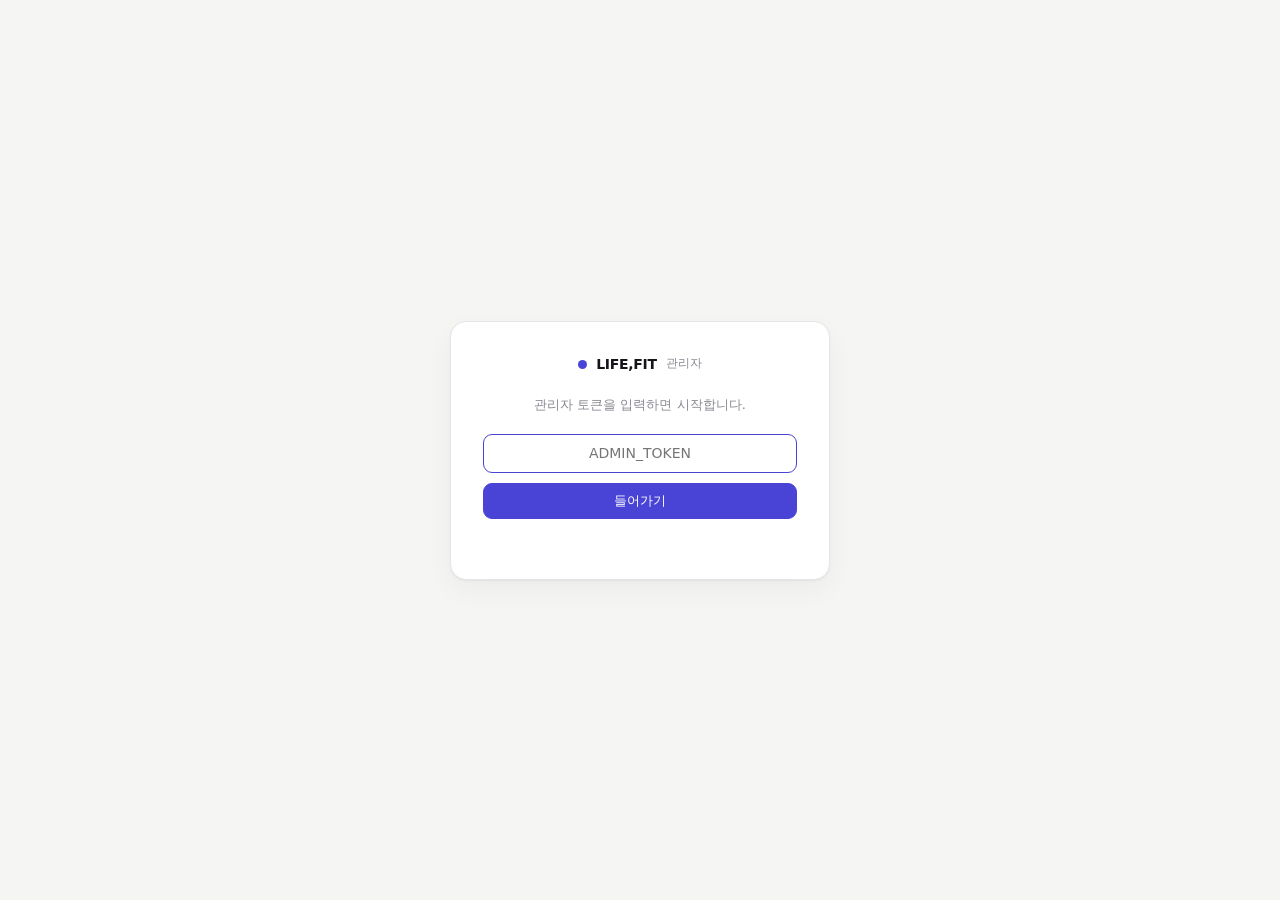
<file: frontend/admin.html>
<!DOCTYPE html>
<html lang="ko">
<head>
<meta name="robots" content="noindex, nofollow">
<meta charset="UTF-8">
<meta name="viewport" content="width=device-width, initial-scale=1">
<title>LIFE,FIT 관리자</title>
<link rel="icon" type="image/png" href="img/logo_B_day_circle.png">
<link rel="icon" type="image/png" href="img/logo_B_night_circle.png" media="(prefers-color-scheme: dark)">
<style>
/* ══ 테마 토큰 ══════════════════════════════════════════════
   라이트 값을 :root 에 전부 적고, 다크는 바뀌는 값만 다시 정의한다.
   똑같은 다크 블록을 두 번 적는 이유 —
     ① @media (prefers-color-scheme) 는 크롬·윈도우의 설정을 따르고,
     ② :root[data-theme="dark"] 는 화면 오른쪽 위 토글을 따른다.
   토글이 항상 이겨야 하므로 ① 에 :not([data-theme="light"]) 를 걸어
   "OS 는 다크인데 라이트를 골랐다" 는 경우에 토글이 지지 않게 한다.

   차트 색(--s1~--s3)은 UI 강조색(--accent)과 일부러 다른 계열이다.
   강조색은 "누를 수 있는 것", 차트 색은 "무엇을 나타내는가" 라서
   섞어 쓰면 버튼인지 데이터인지 눈이 헷갈린다.                    */
:root {
  color-scheme: light;
  --bg:         #f5f5f3;
  --surface:    #ffffff;
  --surface-2:  #f2f2ef;
  --ink:        #14141a;
  --ink-2:      #52515b;
  --muted:      #8a8892;
  --line:       #e5e4e9;
  --accent:     #4a44d6;
  --accent-ink: #ffffff;
  --accent-bg:  rgba(74,68,214,.09);
  --good:       #0ca30c;
  --warn:       #b07d05;
  --bad:        #d03b3b;
  --s1:         #2a78d6;   /* 차트 1번 — 파랑 */
  --s2:         #eb6834;   /* 차트 2번 — 주황 */
  --s3:         #1baf7a;   /* 차트 3번 — 청록 */
  --grid:       #e6e5e0;
  --axis:       #c9c8c2;
  --shadow:     0 1px 2px rgba(11,11,11,.05), 0 10px 28px rgba(11,11,11,.045);
}
@media (prefers-color-scheme: dark) {
  :root:not([data-theme="light"]) {
    color-scheme: dark;
    --bg:         #0e0e11;
    --surface:    #17171c;
    --surface-2:  #1f1f26;
    --ink:        #f4f4f7;
    --ink-2:      #c2c1cb;
    --muted:      #8d8c98;
    --line:       #2a2a33;
    --accent:     #8c86f7;
    --accent-ink: #14141a;
    --accent-bg:  rgba(140,134,247,.16);
    --good:       #35c035;
    --warn:       #fab219;
    --bad:        #ef6b6b;
    --s1:         #3987e5;
    --s2:         #d95926;
    --s3:         #199e70;
    --grid:       #2b2b31;
    --axis:       #3b3b43;
    --shadow:     0 1px 2px rgba(0,0,0,.4), 0 10px 28px rgba(0,0,0,.35);
  }
}
:root[data-theme="dark"] {
  color-scheme: dark;
  --bg:         #0e0e11;
  --surface:    #17171c;
  --surface-2:  #1f1f26;
  --ink:        #f4f4f7;
  --ink-2:      #c2c1cb;
  --muted:      #8d8c98;
  --line:       #2a2a33;
  --accent:     #8c86f7;
  --accent-ink: #14141a;
  --accent-bg:  rgba(140,134,247,.16);
  --good:       #35c035;
  --warn:       #fab219;
  --bad:        #ef6b6b;
  --s1:         #3987e5;
  --s2:         #d95926;
  --s3:         #199e70;
  --grid:       #2b2b31;
  --axis:       #3b3b43;
  --shadow:     0 1px 2px rgba(0,0,0,.4), 0 10px 28px rgba(0,0,0,.35);
}

/* ══ 기본 ══════════════════════════════════════════════════ */
* { box-sizing: border-box; }
html, body { height: 100%; }
body {
  margin: 0;
  font-family: system-ui, -apple-system, "Segoe UI", "Malgun Gothic", sans-serif;
  font-size: 14px; line-height: 1.5;
  color: var(--ink); background: var(--bg);
  -webkit-font-smoothing: antialiased;
}
[hidden] { display: none !important; }
button, input, select, textarea { font: inherit; color: inherit; }
h1, h2, h3, h4 { margin: 0; font-weight: 650; letter-spacing: -.01em; }

/* ══ 토큰 입력 화면 ═════════════════════════════════════════ */
.gate { min-height: 100%; display: grid; place-items: center; padding: 24px; }
.gate-card {
  width: min(380px, 100%); background: var(--surface); border: 1px solid var(--line);
  border-radius: 16px; padding: 32px; box-shadow: var(--shadow); text-align: center;
}
.gate-card .brand { justify-content: center; margin-bottom: 20px; }
.gate-card p { color: var(--muted); font-size: 13px; margin: 0 0 20px; }
.gate-card input { text-align: center; margin-bottom: 10px; }
.gate-card .btn { width: 100%; justify-content: center; }
.gate-err { color: var(--bad); font-size: 12.5px; min-height: 18px; margin-top: 10px; }

/* ══ 상단 바 ═══════════════════════════════════════════════ */
.topbar {
  height: 56px; display: flex; align-items: center; gap: 14px;
  padding: 0 18px; background: var(--surface);
  border-bottom: 1px solid var(--line);
}
.brand { display: flex; align-items: center; gap: 9px; font-weight: 700; letter-spacing: -.02em; }
.brand .dot { width: 9px; height: 9px; border-radius: 50%; background: var(--accent); }
.brand small { font-weight: 500; color: var(--muted); letter-spacing: 0; }
.topbar .spacer { flex: 1; }

.pill {
  display: inline-flex; align-items: center; gap: 7px;
  padding: 5px 12px; border-radius: 999px; font-size: 12.5px; font-weight: 550;
  background: var(--surface-2); color: var(--ink-2); white-space: nowrap;
}
.pill .led { width: 7px; height: 7px; border-radius: 50%; background: var(--muted); flex: none; }
.pill.ok   .led { background: var(--good); }
.pill.warn .led { background: var(--warn); }
.pill.bad  .led { background: var(--bad); }
.pill.bad { color: var(--bad); }

/* 테마 3단 스위치 — 시스템 / 라이트 / 다크 */
.theme { display: flex; gap: 2px; padding: 3px; background: var(--surface-2); border-radius: 999px; }
.theme button {
  border: 0; background: none; cursor: pointer; border-radius: 999px;
  padding: 4px 10px; font-size: 12px; color: var(--muted); line-height: 1.4;
}
.theme button[aria-pressed="true"] {
  background: var(--surface); color: var(--ink); box-shadow: 0 1px 2px rgba(0,0,0,.14);
}

/* ══ 버튼 · 폼 ═════════════════════════════════════════════ */
.btn {
  display: inline-flex; align-items: center; gap: 6px;
  padding: 7px 13px; border-radius: 9px; cursor: pointer;
  border: 1px solid var(--line); background: var(--surface); color: var(--ink);
  font-size: 13px; font-weight: 550; transition: background .12s, border-color .12s;
}
.btn:hover { background: var(--surface-2); }
.btn.primary { background: var(--accent); border-color: var(--accent); color: var(--accent-ink); }
.btn.primary:hover { filter: brightness(1.07); }
.btn.danger { background: #d64545; border-color: #d64545; color: #fff; }
.btn.danger:hover { filter: brightness(1.07); }
.btn:disabled { opacity: .45; cursor: not-allowed; }
.btn.sm { padding: 5px 10px; font-size: 12.5px; }

input[type=text], input[type=number], input[type=password], select, textarea {
  width: 100%; padding: 8px 11px; border-radius: 9px;
  border: 1px solid var(--line); background: var(--surface-2);
  outline: none; transition: border-color .12s, background .12s;
}
input:focus, select:focus, textarea:focus { border-color: var(--accent); background: var(--surface); }
input:read-only { color: var(--muted); cursor: default; }
textarea { resize: vertical; min-height: 92px; line-height: 1.6; }
label.lab { display: block; font-size: 12px; color: var(--muted); margin-bottom: 5px; }
.err { color: var(--bad); font-size: 11.5px; margin-top: 4px; }

/* ══ 뼈대 ══════════════════════════════════════════════════ */
.layout { display: flex; height: calc(100vh - 56px); }
.nav {
  width: 210px; flex: none; padding: 14px 10px; background: var(--surface);
  border-right: 1px solid var(--line); display: flex; flex-direction: column; gap: 2px;
}
.nav button {
  display: flex; align-items: center; gap: 10px; width: 100%; text-align: left;
  padding: 9px 11px; border: 0; border-radius: 10px; cursor: pointer;
  background: none; color: var(--ink-2); font-size: 13.5px; font-weight: 550;
}
.nav button:hover { background: var(--surface-2); color: var(--ink); }
.nav button.on { background: var(--accent-bg); color: var(--accent); }
.nav svg { width: 17px; height: 17px; flex: none; }
.nav .gap { flex: 1; }
.nav .note { font-size: 11.5px; color: var(--muted); padding: 10px 11px; line-height: 1.5; }

.view { flex: 1; overflow-y: auto; }
.pane { padding: 22px 24px 44px; }
.pane-head { display: flex; align-items: baseline; gap: 12px; margin-bottom: 18px; flex-wrap: wrap; }
.pane-head h2 { font-size: 19px; }
.pane-head .sub { color: var(--muted); font-size: 13px; }

/* ══ 카드 ══════════════════════════════════════════════════ */
.card {
  background: var(--surface); border: 1px solid var(--line);
  border-radius: 14px; padding: 18px 20px; box-shadow: var(--shadow);
}
.card + .card { margin-top: 16px; }
.card-title {
  font-size: 12.5px; font-weight: 600; color: var(--muted);
  letter-spacing: .02em; margin-bottom: 14px;
  display: flex; align-items: baseline; gap: 8px;
}
.card-title .hint { font-weight: 400; font-size: 11.5px; }

/* ══ 대시보드 ═══════════════════════════════════════════════ */
/* 규모(회원 수)는 박스가 아니라 제목 줄에 적는다 — 숫자 하나에 카드 한 장은 과하다 */
#dash-sub b { color: var(--ink); font-weight: 650; font-variant-numeric: tabular-nums; }

.dash { display: grid; gap: 16px; grid-template-columns: repeat(2, minmax(0, 1fr)); }
.dash .wide { grid-column: 1 / -1; }
@media (min-width: 1500px) { .dash { grid-template-columns: repeat(3, minmax(0, 1fr)); } }
@media (max-width: 980px)  { .dash { grid-template-columns: 1fr; } }

/* ══ 차트 ══════════════════════════════════════════════════
   가로 막대는 값을 늘 옆에 적으므로 따로 툴팁이 필요 없다.
   면적 차트만 점마다 값을 적을 수 없어 십자선 + 툴팁을 붙였다. */
.bars { display: grid; gap: 9px; }
.bars { --lab-w: 84px; }
.bar-row { display: grid; grid-template-columns: var(--lab-w) 1fr auto; align-items: center; gap: 10px; }
.bar-lab { font-size: 12.5px; color: var(--ink-2); overflow: hidden; text-overflow: ellipsis; white-space: nowrap; }
.bar-track { height: 9px; background: var(--surface-2); border-radius: 999px; overflow: hidden; }
.bar-track i { display: block; height: 100%; border-radius: 0 4px 4px 0; background: var(--s1); transition: width .35s ease; }
.bar-val { font-size: 12.5px; font-weight: 600; font-variant-numeric: tabular-nums; min-width: 34px; text-align: right; }

.cols { display: flex; align-items: flex-end; gap: 8px; height: 176px; }
.col { flex: 1; display: flex; flex-direction: column; justify-content: flex-end; align-items: center; height: 100%; gap: 6px; }
.col i { display: block; width: 100%; max-width: 46px; background: var(--s1); border-radius: 4px 4px 0 0; transition: height .35s ease; }
.col .c-val { font-size: 12px; font-weight: 600; font-variant-numeric: tabular-nums; }
.col .c-lab { font-size: 11.5px; color: var(--muted); }

.dash .card { display: flex; flex-direction: column; }
.dash .card > .donut-wrap { flex: 1; }
.donut-wrap { display: flex; align-items: center; gap: 20px; flex-wrap: wrap; }
.donut { width: 132px; height: 132px; flex: none; }
.legend { display: grid; gap: 8px; flex: 1; min-width: 140px; max-width: 260px; }
.legend div { display: flex; align-items: center; gap: 8px; font-size: 12.5px; }
.legend .chip { width: 10px; height: 10px; border-radius: 3px; flex: none; }
.legend .lg-lab { color: var(--ink-2); }
.legend .lg-val { margin-left: auto; font-weight: 600; font-variant-numeric: tabular-nums; }
.legend .lg-pct { color: var(--muted); font-size: 11.5px; width: 40px; text-align: right; font-variant-numeric: tabular-nums; }

/* ══ 목록 + 상세 (회원 · 행정동) ════════════════════════════ */
.split { display: flex; height: 100%; }
.side {
  width: 282px; flex: none; display: flex; flex-direction: column;
  border-right: 1px solid var(--line); background: var(--surface);
}
.side-top { padding: 12px; border-bottom: 1px solid var(--line); display: grid; gap: 8px; }
.side-count { font-size: 11.5px; color: var(--muted); padding: 0 2px; }
.side-list { flex: 1; overflow-y: auto; padding: 8px; }
.row {
  padding: 8px 11px; border-radius: 10px; cursor: pointer; margin-bottom: 2px;
  display: flex; align-items: baseline; gap: 8px;
}
.row:hover { background: var(--surface-2); }
.row.on { background: var(--accent); color: var(--accent-ink); }
.row .r-main { font-size: 13.5px; font-weight: 550; }
.row .r-sub { font-size: 11.5px; color: var(--muted); margin-left: auto; }
.row.on .r-sub { color: var(--accent-ink); opacity: .82; }
.detail { flex: 1; overflow-y: auto; }

.empty { display: grid; place-items: center; min-height: 100%; color: var(--muted); font-size: 13.5px; text-align: center; padding: 24px; }
.empty .big { font-size: 15px; color: var(--ink-2); font-weight: 600; margin-bottom: 6px; }

/* api() 로 나가는 모든 요청 공용 로딩 스피너 — 화면 어디서 불러오든 body 에 붙여 그 화면의 재렌더링과 무관하게 뜬다 */
.loading-overlay { position: fixed; inset: 0; display: flex; flex-direction: column; align-items: center; justify-content: center; gap: 14px; background: rgba(0,0,0,.4); z-index: 999; }
.loading-overlay .spinner { width: 64px; height: 64px; border: 6px solid rgba(255,255,255,.35); border-top-color: var(--accent); border-radius: 50%; animation: spin .8s linear infinite; }
@keyframes spin { to { transform: rotate(360deg); } }

.detail-head {
  position: sticky; top: 0; z-index: 10; background: var(--surface);
  border-bottom: 1px solid var(--line); padding: 14px 22px;
  display: flex; align-items: center; gap: 10px; flex-wrap: wrap;
}
.detail-head h3 { font-size: 17px; }
.detail-head .id { color: var(--muted); font-size: 12.5px; font-variant-numeric: tabular-nums; }
.detail-head .acts { margin-left: auto; display: flex; gap: 7px; flex-wrap: wrap; }
.detail-body { padding: 18px 22px 44px; }

.grid2 { display: grid; grid-template-columns: repeat(auto-fit, minmax(210px, 1fr)); gap: 13px; }

.sliders { display: grid; grid-template-columns: repeat(auto-fit, minmax(240px, 1fr)); gap: 14px 24px; }
.slider-row { display: grid; grid-template-columns: 44px 1fr 62px; align-items: center; gap: 10px; }
.slider-row .s-lab { font-size: 13px; color: var(--ink-2); }
.slider-row .s-val { font-size: 13px; font-weight: 650; text-align: right; font-variant-numeric: tabular-nums; }
input[type=range] { width: 100%; accent-color: var(--accent); background: none; padding: 0; border: 0; }
.w-item { position: relative; }
/* 고정 블록 — 흐리게 해서 "못 고치는 값"임을 눈으로 구분한다 */
.sliders.fixed { opacity: .62; }
.sliders.fixed input[type=range] { accent-color: var(--ink-2); }
.sliders.fixed .w-init { font-size: 13px; text-align: right; color: var(--ink-2);
                         font-variant-numeric: tabular-nums; }
/* 가입 때와 달라진 지표는 위아래 양쪽에 점을 찍는다 */
.w-item.moved .s-lab::after { content: "•"; color: var(--accent); margin-left: 3px; }
.sliders.fixed .w-item.moved { opacity: 1; }
.slider-row .w-num { width: 100%; padding: 3px 5px; font-size: 13px; text-align: right;
                     font-variant-numeric: tabular-nums;
                     border: 1px solid var(--line); border-radius: 6px; background: var(--surface-2); }
                     
details.persona { border: 1px solid var(--line); border-radius: 11px; margin-bottom: 9px; background: var(--surface-2); }
details.persona > summary {
  cursor: pointer; padding: 10px 14px; font-size: 13px; font-weight: 550;
  display: flex; align-items: center; gap: 9px; list-style: none;
}
details.persona > summary::-webkit-details-marker { display: none; }
details.persona > summary::before { content: "\25B8"; color: var(--muted); font-size: 11px; }
details.persona[open] > summary::before { content: "\25BE"; }
details.persona > summary .len { margin-left: auto; font-size: 11.5px; color: var(--muted); font-variant-numeric: tabular-nums; }
details.persona .body { padding: 0 14px 12px; }

/* 분석 막대 (접이식)
   details.persona 와 같은 방식이다. 다른 점은 대시보드 격자에서 한 줄을
   통째로 쓰는 "긴 막대"라는 것뿐 */
details.ask { border: 1px solid var(--line); border-radius: 12px; background: var(--surface); }
details.ask > summary {
  cursor: pointer; padding: 13px 16px; font-size: 14px; font-weight: 650;
  display: flex; align-items: center; gap: 9px; list-style: none;
}
details.ask > summary::-webkit-details-marker { display: none; }
details.ask > summary .hint { font-weight: 400; font-size: 11.5px; color: var(--muted); }
details.ask > summary::after { content: "\25BE"; margin-left: auto; color: var(--muted); font-size: 11px; }
details.ask[open] > summary::after { content: "\25B4"; }
details.ask > .body { padding: 16px; border-top: 1px solid var(--line); }

/* 분석 패널 안쪽 */
.an-ex { display: flex; flex-wrap: wrap; gap: 6px; margin-bottom: 10px; }
.an-ask { display: grid; grid-template-columns: 1fr auto; gap: 8px; align-items: end; }
.an-ask textarea { width: 100%; padding: 8px 10px; font: inherit; font-size: 13px; resize: vertical;
                   border: 1px solid var(--line); border-radius: 8px; background: var(--surface-2);
                   color: var(--ink); }
.an-item { margin-top: 12px; }
.an-q { font-weight: 650; font-size: 13px; margin-bottom: 6px; }
.an-a { font-size: 13px; line-height: 1.65; white-space: pre-wrap;
        padding: 11px 13px; border-radius: 9px; background: var(--surface-2);
        border: 1px solid var(--line); }
.an-when { font-size: 11.5px; color: var(--muted); margin-top: 6px; }
.an-row { cursor: pointer; }
.an-row:hover { background: var(--surface-2); }
.an-del { flex: none; align-self: center; padding: 0 7px; color: var(--muted); }

/* 지난 대화 목록 */
.hist { list-style: none; margin: 0; padding: 0; font-size: 13px; }
.hist li { display: flex; gap: 10px; padding: 7px 0; border-top: 1px solid var(--line); }
.hist li:first-child { border-top: 0; }
.hist .t { flex: none; width: 108px; color: var(--muted); font-size: 12px;
           font-variant-numeric: tabular-nums; }
.hist .q { color: var(--ink); }
.hist .a { color: var(--ink-2); margin-top: 3px; white-space: pre-wrap; }

.metric { background: var(--surface-2); border-radius: 11px; padding: 12px 14px; }
.metric .m-top { display: flex; align-items: baseline; gap: 8px; margin-bottom: 8px; }
.metric .m-name { font-size: 12.5px; font-weight: 600; }
.metric .m-rank { margin-left: auto; font-size: 11.5px; color: var(--muted); }
.metric .meter { height: 5px; background: var(--line); border-radius: 999px; overflow: hidden; margin-top: 9px; }
.metric .meter i { display: block; height: 100%; background: var(--s1); border-radius: 0 3px 3px 0; }

.rank { display: grid; gap: 7px; }
.rank-row { display: flex; align-items: center; gap: 10px; font-size: 13px; padding: 8px 11px; background: var(--surface-2); border-radius: 9px; }
.rank-row .no { width: 22px; font-weight: 700; color: var(--muted); font-variant-numeric: tabular-nums; }
.rank-row .nm { font-weight: 550; }
.rank-row .sc { margin-left: auto; font-variant-numeric: tabular-nums; color: var(--ink-2); }
.tag { font-size: 11px; font-weight: 700; padding: 2px 7px; border-radius: 6px; background: var(--line); color: var(--ink-2); }
.tag.up   { background: rgba(12,163,12,.14);  color: var(--good); }
.tag.down { background: rgba(208,59,59,.14);  color: var(--bad); }
.tag.new  { background: var(--accent-bg);     color: var(--accent); }

.sim { padding: 11px 13px; background: var(--surface-2); border-radius: 11px; margin-bottom: 8px; }
.sim .s-top { display: flex; align-items: baseline; gap: 8px; margin-bottom: 4px; }
.sim .s-score { margin-left: auto; font-size: 12px; font-variant-numeric: tabular-nums; color: var(--muted); }
.sim .s-text { font-size: 12.5px; color: var(--ink-2); line-height: 1.55; }

.two { display: grid; grid-template-columns: 1fr 1fr; gap: 10px; }
.two pre {
  margin: 0; padding: 10px 12px; border-radius: 9px; white-space: pre-wrap;
  word-break: break-all; font-size: 12px; line-height: 1.55; max-height: 150px;
  overflow-y: auto; font-family: inherit;
}
pre.raw  { background: rgba(208,59,59,.09); }
pre.safe { background: rgba(12,163,12,.10); }
@media (max-width: 820px) { .two { grid-template-columns: 1fr; } }

/* 작은 지표 상자 — 시스템 화면에서 "얼마나 실려 있나"를 숫자로 짚어 준다 */
.facts { display: grid; gap: 10px; grid-template-columns: repeat(auto-fit, minmax(132px, 1fr)); margin-bottom: 14px; }
.fact { background: var(--surface-2); border-radius: 10px; padding: 10px 12px; }
.fact .f-lab { font-size: 11.5px; color: var(--muted); margin-bottom: 4px; }
.fact .f-val { font-size: 17px; font-weight: 650; letter-spacing: -.01em; font-variant-numeric: tabular-nums; }
.fact .f-val small { font-size: 12px; font-weight: 500; color: var(--muted); margin-left: 2px; }
.fact .f-sub { font-size: 11px; color: var(--muted); margin-top: 3px; }
.fact.bad  .f-val { color: var(--bad); }
.fact.warn .f-val { color: var(--warn); }

.tag.bad  { background: color-mix(in srgb, var(--bad) 15%, transparent);  color: var(--bad); }
.tag.warn { background: color-mix(in srgb, var(--warn) 18%, transparent); color: var(--warn); }
.log.issue { align-items: flex-start; }
.log.issue b { flex: none; }
.ok-note { font-size: 13px; color: var(--ink-2); line-height: 1.7; }

.logs { display: grid; gap: 8px; }
/* 길어지는 목록을 가둔다 — 수정 이력 · 지난 분석 대화. 넘치면 안에서 굴린다 */
.scroll { max-height: 290px; overflow-y: auto; padding-right: 4px; }
.log { display: flex; align-items: center; gap: 10px; padding: 9px 12px; background: var(--surface-2); border-radius: 10px; font-size: 12.5px; flex-wrap: wrap; }
.log .l-fields { color: var(--ink-2); font-size: 11.5px; }
.log .l-when { color: var(--muted); font-variant-numeric: tabular-nums; margin-left: auto; font-size: 11.5px; }

#toast {
  position: fixed; right: 22px; bottom: 22px; z-index: 100;
  background: var(--ink); color: var(--bg);
  padding: 11px 17px; border-radius: 11px; font-size: 13px; font-weight: 550;
  box-shadow: var(--shadow); animation: rise .18s ease;
}
@keyframes rise { from { opacity: 0; transform: translateY(6px); } }

.skel { color: var(--muted); font-size: 13px; padding: 6px 2px; }

/* AI 사용량 */
.ai-kpi { display: flex; flex-wrap: wrap; gap: 28px; margin: 4px 0 18px; }
.ai-kpi div { display: grid; gap: 2px; }
.ai-kpi b { font-size: 26px; font-weight: 700; color: var(--ink); font-variant-numeric: tabular-nums; }
.ai-kpi span { font-size: 12px; color: var(--muted); }
.ai-table-wrap { max-height: 360px; overflow: auto; }
.ai-table { width: 100%; border-collapse: collapse; font-size: 13px; }
.ai-table th { text-align: left; font-weight: 600; color: var(--muted); padding: 6px 8px; position: sticky; top: 0; background: var(--card, var(--bg)); }
.ai-table td { padding: 7px 8px; border-top: 1px solid var(--line); }
.ai-table .num { text-align: right; font-variant-numeric: tabular-nums; }
.ai-table .muted { color: var(--muted); }
#system-pane { max-width: 1080px; }
.log .l-val { margin-left: auto; color: var(--ink-2); }

@media (max-width: 720px) {
  .nav { width: 60px; }
  .nav button span, .nav .note { display: none; }
  .side { width: 200px; }
}
/* 폰 — 칸을 세로로 쌓고 페이지 전체를 스크롤한다. 고정 높이 안의 스크롤은 폰에서 갇힌다 */
@media (max-width: 600px) {
  .topbar { height: auto; flex-wrap: wrap; gap: 8px 10px; padding: 10px 12px; }
  .brand small { display: none; }
  .layout { flex-direction: column; height: auto; }
  .nav { width: 100%; flex-direction: row; padding: 6px; border-right: 0; border-bottom: 1px solid var(--line); }
  .nav button { justify-content: center; padding: 8px 4px; font-size: 12.5px; gap: 6px; }
  .nav button span { display: inline; }
  .nav .gap { display: none; }
  .view, .detail { overflow: visible; }
  .pane { padding: 16px 14px 32px; }
  .split { flex-direction: column; height: auto; }
  .side { width: 100%; border-right: 0; border-bottom: 1px solid var(--line); }
  .side-list { max-height: 40vh; }
  .empty { min-height: 0; padding: 32px 16px; }
  .detail-head { padding: 12px 14px; }
  .detail-body { padding: 14px 14px 32px; }
  .detail-head .acts { margin-left: 0; }
}
</style>
</head>
<body>

<!-- ══ 토큰 입력 ══ -->
<div class="gate" id="gate">
  <div class="gate-card">
    <div class="brand"><span class="dot"></span>LIFE,FIT <small>관리자</small></div>
    <p>관리자 토큰을 입력하면 시작합니다.</p>
    <input type="password" id="gate-token" placeholder="ADMIN_TOKEN" autocomplete="off">
    <button class="btn primary" id="gate-go">들어가기</button>
    <div class="gate-err" id="gate-err"></div>
  </div>
</div>

<!-- ══ 본 화면 ══ -->
<div id="app" hidden>
  <header class="topbar">
    <a class="btn sm" href="index.html">← 사이트로</a>
    <div class="brand"><span class="dot"></span>LIFE,FIT <small>관리자</small></div>
    <div class="spacer"></div>
    <span class="pill" id="status"><span class="led"></span>확인 중…</span>
    <div class="theme" id="theme" role="group" aria-label="화면 테마">
      <button data-theme-set="system" aria-pressed="false">시스템</button>
      <button data-theme-set="light"  aria-pressed="false">라이트</button>
      <button data-theme-set="dark"   aria-pressed="false">다크</button>
    </div>
  </header>

  <div class="layout">
    <nav class="nav" id="nav">
      <button data-view="dash" class="on">
        <svg viewBox="0 0 24 24" fill="none" stroke="currentColor" stroke-width="1.8" stroke-linecap="round" stroke-linejoin="round"><rect x="3" y="3" width="7" height="9" rx="1.5"/><rect x="14" y="3" width="7" height="5" rx="1.5"/><rect x="14" y="12" width="7" height="9" rx="1.5"/><rect x="3" y="16" width="7" height="5" rx="1.5"/></svg>
        <span>대시보드</span>
      </button>
      <button data-view="member">
        <svg viewBox="0 0 24 24" fill="none" stroke="currentColor" stroke-width="1.8" stroke-linecap="round" stroke-linejoin="round"><circle cx="12" cy="8" r="3.5"/><path d="M4.5 20a7.5 7.5 0 0 1 15 0"/></svg>
        <span>회원</span>
      </button>
      <button data-view="region">
        <svg viewBox="0 0 24 24" fill="none" stroke="currentColor" stroke-width="1.8" stroke-linecap="round" stroke-linejoin="round"><path d="M12 21s7-6.3 7-11a7 7 0 1 0-14 0c0 4.7 7 11 7 11Z"/><circle cx="12" cy="10" r="2.5"/></svg>
        <span>행정동</span>
      </button>
      <button data-view="system">
        <svg viewBox="0 0 24 24" fill="none" stroke="currentColor" stroke-width="1.8" stroke-linecap="round" stroke-linejoin="round"><path d="M4 7h10M18 7h2M4 17h4M12 17h8"/><circle cx="16" cy="7" r="2.2"/><circle cx="10" cy="17" r="2.2"/></svg>
        <span>시스템</span>
      </button>
      <div class="gap"></div>
      <div class="note">수정은 DB · 벡터 · 캐시 세 곳에 한 번에 반영된다.</div>
    </nav>

    <!-- 대시보드 -->
    <section class="view" id="view-dash">
      <div class="pane">
        <div class="pane-head">
          <h2>한눈에 보기</h2>
          <span class="sub" id="dash-sub">불러오는 중…</span>
          <span style="margin-left:auto"><button class="btn sm" id="dash-reload">새로고침</button></span>
        </div>
        <div class="dash" id="dash"></div>
      </div>
    </section>

    <!-- 회원 -->
    <section class="view" id="view-member" hidden>
      <div class="split">
        <aside class="side">
          <div class="side-top">
            <input type="text" id="member-search" placeholder="이름 · 아이디 검색">
            <button class="btn sm" id="member-add">+ 추가</button>
            <div class="side-count" id="member-count"></div>
          </div> 
          <div class="side-list" id="member-rows"></div>
        </aside>
        <div class="detail" id="member-detail">
          <div class="empty"><div>
            <div class="big">회원을 고르세요</div>
            기본정보 · 희망조건 · 페르소나를 한 화면에서 고칩니다
          </div></div>
        </div>
      </div>
    </section>

    <!-- 행정동 -->
    <section class="view" id="view-region" hidden>
      <div class="split">
        <aside class="side">
          <div class="side-top">
            <select id="region-gu"><option value="">자치구 전체</option></select>
            <input type="text" id="region-search" placeholder="동 이름 검색">
            <div class="side-count" id="region-count"></div>
          </div>
          <div class="side-list" id="region-rows"></div>
        </aside>
        <div class="detail" id="region-detail"></div>
      </div>
    </section>

    <!-- 시스템 -->
    <section class="view" id="view-system" hidden>
      <div class="pane" id="system-pane"></div>
    </section>
  </div>
</div>

<div id="toast" hidden></div>

<script src="lib/counter.js"></script>
<script>
/* ═══════════════════════════════════════════════════════════
   0. 공통 — 통신 · 토스트 · 문자열
   ═══════════════════════════════════════════════════════════ */
const API = '/api/admin';
let TOKEN = localStorage.getItem('adminToken') || '';

const $  = (sel, root = document) => root.querySelector(sel);
const $$ = (sel, root = document) => [...root.querySelectorAll(sel)];

/* HTML 로 해석될 글자를 막는다 — 회원 이름·페르소나가 그대로 화면에 들어간다 */
const esc = s => String(s ?? '').replace(/[&<>"]/g, c => (
  { '&': '&amp;', '<': '&lt;', '>': '&gt;', '"': '&quot;' }[c]
));

/* 전역 로딩 스피너 — 떠 있는 요청이 몇 개인지 세어, 0 으로 돌아올 때만 스피너를 지운다
   (동시에 여러 요청이 나갈 때 하나 끝났다고 먼저 지우면 안 되므로) */
let pendingRequests = 0;
function showLoading() {
  pendingRequests++;
  if (document.getElementById('global-spinner')) return;
  const overlay = document.createElement('div');
  overlay.id = 'global-spinner';
  overlay.className = 'loading-overlay';
  overlay.innerHTML = '<div class="spinner"></div>';
  document.body.appendChild(overlay);
}
function hideLoading() {
  pendingRequests = Math.max(0, pendingRequests - 1);
  if (pendingRequests === 0) document.getElementById('global-spinner')?.remove();
}

/* 모든 요청이 이 함수를 지난다. 401 이면 토큰이 틀린 것이므로 입력 화면으로 되돌린다 */
async function api(path, options = {}) {
  showLoading();
  try {
    const res = await fetch(API + path, {
      ...options,
      headers: { Authorization: 'Bearer ' + TOKEN, ...options.headers },
    });
    if (res.status === 401) { lock('토큰이 맞지 않습니다'); throw new Error('unauthorized'); }
    if (!res.ok) throw new Error(await res.text());
    return res.json();
  } finally {
    hideLoading();
  }
}

let toastTimer = null;
function toast(message) {
  const el = $('#toast');
  el.textContent = message;
  el.hidden = false;
  clearTimeout(toastTimer);
  toastTimer = setTimeout(() => { el.hidden = true; }, 2200);
}

const num = n => Number(n ?? 0).toLocaleString('ko-KR');

/* ═══════════════════════════════════════════════════════════
   1. 테마 — 시스템 / 라이트 / 다크
   고른 값만 저장한다. 'system' 이면 data-theme 를 아예 지워서
   CSS 의 @media (prefers-color-scheme) 가 그대로 먹게 둔다.
   ═══════════════════════════════════════════════════════════ */
function applyTheme(mode) {
  if (mode === 'system') delete document.documentElement.dataset.theme;
  else document.documentElement.dataset.theme = mode;
  localStorage.setItem('adminTheme', mode);
  $$('#theme button').forEach(b =>
    b.setAttribute('aria-pressed', String(b.dataset.themeSet === mode)));
}
applyTheme(localStorage.getItem('adminTheme') || 'system');
$('#theme').addEventListener('click', e => {
  const btn = e.target.closest('button');
  if (btn) applyTheme(btn.dataset.themeSet);
});

/* ═══════════════════════════════════════════════════════════
   2. 차트 — 바깥 라이브러리 없이 HTML·SVG 로 그린다
   전부 [{label, value}] 한 가지 모양만 받는다.
   ═══════════════════════════════════════════════════════════ */
const SERIES = ['var(--s1)', 'var(--s2)', 'var(--s3)'];

/* 가로 막대 — 값이 늘 오른쪽에 붙으므로 축이 없어도 읽힌다 */
function bars(data, { color = 'var(--s1)', fmt = num, max = null, labelWidth = null } = {}) {
  if (!data.length) return '<div class="skel">자료 없음</div>';
  const top = max ?? Math.max(...data.map(d => d.value), 1);
  return `<div class="bars" ${labelWidth ? `style="--lab-w:${labelWidth}"` : ''}>` + data.map(d => `
    <div class="bar-row">
      <span class="bar-lab" title="${esc(d.label)}">${esc(d.label)}</span>
      <span class="bar-track"><i style="width:${(d.value / top * 100).toFixed(1)}%;background:${color}"></i></span>
      <span class="bar-val">${fmt(d.value)}</span>
    </div>`).join('') + '</div>';
}

/* 세로 막대 — 항목이 적고 순서가 있는 것(연령대)에 쓴다 */
function cols(data, { color = 'var(--s1)' } = {}) {
  if (!data.length) return '<div class="skel">자료 없음</div>';
  const top = Math.max(...data.map(d => d.value), 1);
  return '<div class="cols">' + data.map(d => `
    <div class="col">
      <span class="c-val">${num(d.value)}</span>
      <i style="height:${Math.max(d.value / top * 100, 2)}%;background:${color}"></i>
      <span class="c-lab">${esc(d.label)}</span>
    </div>`).join('') + '</div>';
}

/* 도넛 — 조각마다 값과 비율을 범례에 적는다(색만으로 구분하지 않게) */
function donut(data) {
  const total = data.reduce((s, d) => s + d.value, 0) || 1;
  const R = 52, C = 2 * Math.PI * R;
  let at = 0;
  const arcs = data.map((d, i) => {
    const len = d.value / total * C;
    const seg = `<circle cx="66" cy="66" r="${R}" fill="none"
        stroke="${SERIES[i % SERIES.length]}" stroke-width="17"
        stroke-dasharray="${Math.max(len - 2, 0.5)} ${C - Math.max(len - 2, 0.5)}"
        stroke-dashoffset="${-at}" transform="rotate(-90 66 66)"/>`;
    at += len;
    return seg;
  }).join('');

  const legend = data.map((d, i) => `
    <div>
      <span class="chip" style="background:${SERIES[i % SERIES.length]}"></span>
      <span class="lg-lab">${esc(d.label)}</span>
      <span class="lg-val">${num(d.value)}</span>
      <span class="lg-pct">${(d.value / total * 100).toFixed(0)}%</span>
    </div>`).join('');

  return `<div class="donut-wrap">
    <svg class="donut" viewBox="0 0 132 132">${arcs}
      <text x="66" y="63" text-anchor="middle" fill="var(--ink)" font-size="21" font-weight="680">${num(total)}</text>
      <text x="66" y="79" text-anchor="middle" fill="var(--muted)" font-size="10.5">합계</text>
    </svg>
    <div class="legend">${legend}</div>
  </div>`;
}


/* ═══════════════════════════════════════════════════════════
   3. 화면 전환
   ═══════════════════════════════════════════════════════════ */
const VIEWS = ['dash', 'member', 'region', 'system'];
let loaded = {};

function showView(name) {
  VIEWS.forEach(v => { $('#view-' + v).hidden = v !== name; });
  $$('#nav button').forEach(b => b.classList.toggle('on', b.dataset.view === name));

  if (name === 'dash'   && !loaded.dash)   loadDashboard();
  if (name === 'member' && !loaded.member) loadMembers();
  if (name === 'region' && !loaded.region) loadRegions();
  if (name === 'system') loadSystem();     /* 상태·이력은 늘 최신을 본다 */
}
$('#nav').addEventListener('click', e => {
  const btn = e.target.closest('button[data-view]');
  if (btn) showView(btn.dataset.view);
});

/* ═══════════════════════════════════════════════════════════
   4. 상단 상태 알약
   ═══════════════════════════════════════════════════════════ */
let WRITE_ENABLED = true;

function paintStatus(s) {
  const box = $('#status');
  if (!s || !s.ok) {
    box.className = 'pill bad';
    box.innerHTML = '<span class="led"></span>' + esc(s?.error || '서버에 연결할 수 없음');
    return;
  }
  WRITE_ENABLED = s.write_enabled !== false;
  box.className = WRITE_ENABLED ? 'pill ok' : 'pill warn';
  box.innerHTML = '<span class="led"></span>' +
    `회원 ${num(s.members)} · 행정동 ${num(s.regions)} · 캐시 ${s.cache_warm ? '있음' : '비어 있음'}` +
    (WRITE_ENABLED ? '' : ' · 쓰기 잠김');
}

async function refreshStatus() {
  try { paintStatus(await api('/ready')); }
  catch { paintStatus(null); }
}

/* ═══════════════════════════════════════════════════════════
   5. 대시보드
   ═══════════════════════════════════════════════════════════ */
async function loadDashboard() {
  $('#dash').innerHTML = '<div class="skel">불러오는 중…</div>';
  let d, u = null;
  try {
    /* AI 사용량이 실패해도 나머지 대시보드는 보여 준다 */
    [d, u] = await Promise.all([api('/summary'), api('/ai-usage').catch(() => null)]);
  }
  catch (e) { $('#dash').innerHTML = '<div class="card">집계를 불러오지 못했습니다.</div>'; return; }

  loaded.dash = true;
  paintStatus(d);
  const stamp = new Date().toLocaleString('ko-KR') + ' 기준';

  if (!d.ok) {
    $('#dash-sub').textContent = stamp;
    $('#dash').innerHTML = `<div class="card wide">DB 를 읽지 못했습니다 — ${esc(d.error || '원인 불명')}</div>`;
    return;
  }

  const c = d.counts, ch = d.charts;
  const avgWeight = ch.weights.length
    ? (ch.weights.reduce((s, w) => s + w.value, 0) / ch.weights.length).toFixed(2) : '-';

  /* 규모는 카드가 아니라 제목 줄에 적는다 — 행정동 수와 캐시 상태는 상단 알약이 이미 들고 있다 */
  $('#dash-sub').innerHTML = `회원 <b>${num(c.members)}</b>명 · ${esc(stamp)}`;

  /* 성별이 빈 회원(로그인만 발급된 계정)은 라벨이 없어 범례가 빈칸으로 뜬다.
     숨기지 않고 이름을 붙인다 — 숨기면 합계가 왜 안 맞는지 알 수 없어진다 */
  const isEmptyLabel = v => !v || v === 'None' || v === 'null';
  const genders = ch.genders.map(g => ({
    ...g, label: isEmptyLabel(g.label) ? '미입력' : g.label,
  }));

  const top10 = ch.memberGu.slice(0, 10);
  $('#dash').innerHTML = `
    ${analysisBar()}
    ${aiUsageCards(u)}
    ${card('희망 조건 평균 <span class="hint">1~5</span>', bars(ch.weights, { max: 5, fmt: v => v.toFixed(2) }),
           `회원들이 무엇을 더 중요하게 꼽았는지 · 7개 지표 평균 ${avgWeight}`)}
    ${card('연령대', cols(ch.ages), '10살 단위')}
    ${card('성별', donut(genders))}
    ${card('희망 거래형태', donut(ch.dealType))}
    ${card('회원이 사는 자치구 <span class="hint">상위 10</span>', bars(top10, { color: 'var(--s3)' }),
           `25개 구 중 ${ch.memberGu.length}개 구에 회원이 있다`, 'wide')}
  `;
  /* 그리기(위)와 동작 붙이기(아래)는 순서를 지켜야 한다 —
     innerHTML 로 넣기 전에는 $('#an-send') 가 아직 없어서 못 찾는다 */
  wireAnalysis($('#dash'));
}

/* AI 사용량 — 검색어 추천·후속 질문은 Claude 를 부르고, 부를 때마다 기록이 한 줄 쌓인다.
   그 기록을 사람별·날짜별로 센 것이다. 로그인 회원은 이름으로, 손님은 기기 id 앞 8글자로 보인다 */
function aiUsageCards(u) {
  if (!u) return card('AI 사용량', '<div class="skel">불러오지 못했습니다</div>', '', 'wide');
  const t = u.totals;
  const daily = u.daily.map(d => ({ label: d.date.slice(5), value: d.searches + d.chats }));
  const rows = u.users.map(x => `
    <tr>
      <td>${x.member ? `<b>${esc(x.who)}</b> <span class="hint">${esc(x.id)}</span>` : `<span class="muted">${esc(x.who)}</span>`}</td>
      <td class="num">${num(x.searches)}</td>
      <td class="num">${num(x.chats)}</td>
      <td class="num"><b>${num(x.total)}</b></td>
      <td class="muted">${esc(x.last)}</td>
    </tr>`).join('');
  return `
    ${card(`AI 사용량 <span class="hint">최근 ${u.days}일</span>`,
      `<div class="ai-kpi">
         <div><b>${num(t.today)}</b><span>오늘</span></div>
         <div><b>${num(t.searches)}</b><span>검색어 추천</span></div>
         <div><b>${num(t.chats)}</b><span>후속 질문</span></div>
         <div><b>${num(t.users)}</b><span>사용자 (회원 ${num(t.members)} · 손님 ${num(t.guests)})</span></div>
       </div>${cols(daily)}`,
      '날짜별 AI 호출 수 (검색어 추천 + 후속 질문)', 'wide')}
    ${card('누가 얼마나 썼나 <span class="hint">많이 쓴 순</span>',
      u.users.length ? `<div class="ai-table-wrap"><table class="ai-table">
        <thead><tr><th>사용자</th><th class="num">검색</th><th class="num">질문</th><th class="num">합계</th><th>마지막 사용</th></tr></thead>
        <tbody>${rows}</tbody></table></div>` : '<div class="skel">기록 없음</div>',
      '한도: 회원 하루 20회 · 손님 IP당 5회', 'wide')}`;
}

/* 분석 막대
   대시보드 맨 위에 접힌 채로 놓인다. 숫자를 보다가 바로 물어볼 수 있는 자리다.
   서버가 집계표를 만들어 Claude 에게 주므로, Claude 는 SQL 을 짜지 않는다 */

const EXAMPLES = [
  '회원들 성향에서 눈에 띄는 게 뭐야?',
  '어느 자치구에 회원이 몰려 있어?',
  '사람들이 많이 찾는 검색어가 뭐야?',
  '홈페이지 개선에 쓸 만한 게 있을까?',
];

function analysisBar() {
  return `<details class="ask wide" id="ask">
    <summary>분석 <span class="hint">집계된 숫자를 Claude 에게 물어봅니다</span></summary>
    <div class="body">
      <div class="an-ex">${EXAMPLES.map(q =>
        `<button class="btn sm an-ex-b" data-q="${esc(q)}">${esc(q)}</button>`).join('')}</div>
      <div class="an-ask">
        <textarea id="an-q" rows="2" placeholder="집계된 숫자에 대해 물어보세요"></textarea>
        <button class="btn primary" id="an-send" ${WRITE_ENABLED ? '' : 'disabled title="쓰기가 잠겨 있다"'}>물어보기</button>
      </div>
      <div class="hint" style="margin-top:8px">답변은 집계된 숫자만 보고 만들어집니다. 자료에 없는 건 없다고 답합니다.</div>
      <div id="an-out"></div>
      <div class="card-title" style="margin:18px 0 8px">지난 대화</div>
      <div id="an-list" class="scroll"><div class="skel">펼치면 불러옵니다</div></div>
    </div>
  </details>`;
}

function wireAnalysis(root) {
  const bar = $('#ask', root);
  const out = $('#an-out', root);
  const box = $('#an-q', root);
  let listLoaded = false;

  /* 펼칠 때 딱 한 번만 지난 대화를 불러온다.
     대시보드를 열 때마다 부르면, 한 번도 안 펼친 사람에게도 요청이 나간다 */
  bar.addEventListener('toggle', () => {
    if (bar.open && !listLoaded) { listLoaded = true; loadAnalysisList(); }
  });

  $$('.an-ex-b', root).forEach(b => b.onclick = () => { box.value = b.dataset.q; box.focus(); });
  $('#an-send', root).onclick = () => askAnalysis(box.value);
  box.onkeydown = e => {
    /* Ctrl+Enter 로 보낸다. 그냥 Enter 는 줄바꿈이어야 긴 질문을 쓸 수 있다 */
    if (e.key === 'Enter' && (e.ctrlKey || e.metaKey)) askAnalysis(box.value);
  };

  async function askAnalysis(question) {
    if (!(question || '').trim()) return;
    out.innerHTML = '<div class="skel">Claude 가 집계를 읽는 중… (3~5초)</div>';
    try {
      const r = await api('/analysis', {
        method: 'POST',
        headers: { 'Content-Type': 'application/json' },
        body: JSON.stringify({ question }),
      });
      out.innerHTML = answerBlock(r.question, r.answer);
      box.value = '';
      listLoaded = true;
      loadAnalysisList();
    } catch (e) {
      out.innerHTML = `<div class="an-a" style="color:var(--danger)">답을 못 받았습니다. ${esc(String(e).slice(0, 120))}</div>`;
    }
  }

  function answerBlock(q, a) {
    return `<div class="an-item"><div class="an-q">${esc(q)}</div>
      <div class="an-a">${esc(a)}</div></div>`;
  }

  async function loadAnalysisList() {
    const list = $('#an-list', root);
    const rows = await api('/analysis');
    if (!rows.length) { list.innerHTML = '<div class="empty" style="padding:14px 0">아직 저장된 대화가 없습니다</div>'; return; }
    list.innerHTML = `<ul class="hist">${rows.map(r => `
      <li data-id="${r.chat_id}" class="an-row">
        <span class="t">${esc(when(r.created_at))}</span>
        <div><div class="q">${esc(r.question)}</div>
          <div class="a">${esc(r.preview || '')}…</div></div>
        <button class="btn sm an-del" data-id="${r.chat_id}" title="지우기">&times;</button>
      </li>`).join('')}</ul>`;

    $$('.an-row', list).forEach(li => li.onclick = e => {
      if (e.target.classList.contains('an-del')) return;
      openAnalysis(li.dataset.id);
    });
    $$('.an-del', list).forEach(b => b.onclick = async e => {
      e.stopPropagation();
      await api(`/analysis/${b.dataset.id}`, { method: 'DELETE' });
      loadAnalysisList();
    });
  }

  async function openAnalysis(id) {
    out.innerHTML = '<div class="skel">불러오는 중…</div>';
    const r = await api(`/analysis/${id}`);
    /* 그때의 집계도 같이 저장해 뒀다. 지금 숫자와 다를 수 있으므로
       "언제 기준인지"를 반드시 같이 보여준다 */
    out.innerHTML = answerBlock(r.question, r.answer) +
      `<div class="an-when">${esc(when(r.created_at))} 기준 집계로 만든 답입니다</div>`;
  }
}

function card(title, body, hint = '', cls = '') {
  return `<div class="card ${cls}">
    <div class="card-title">${title}${hint ? `<span class="hint">${esc(hint)}</span>` : ''}</div>
    ${body}
  </div>`;
}

function when(iso) {
  if (!iso) return '';
  return String(iso).replace('T', ' ').slice(5, 16);
}

/* 좋아요·검색·채팅 — 전부 anon_id 를 customer_id 로 삼아 쌓인 것만 잡힌다.
   로그인 전(임시 UUID로 활동) 기록은 이 회원 것으로 안 이어진다 */
function activityBody(likes, searches, chats) {
  const likeChips = likes.length
    ? likes.map(l => `<span class="tag">${esc(l.구)} ${esc(l.행정동명)}</span>`).join(' ')
    : '<div class="skel">좋아요 기록이 없습니다</div>';

  const searchRows = searches.length
    ? searches.map(s => `<div class="log"><span class="l-fields">${esc(s.query)}</span><span class="l-when">${when(s.created_at)}</span></div>`).join('')
    : '<div class="skel">검색 기록이 없습니다</div>';

  const chatRows = chats.length
    ? chats.map(c => `
      <div class="log" style="flex-direction:column; align-items:flex-start; gap:4px">
        <div><b>Q.</b> ${esc(c.question)}</div>
        <div style="color:var(--muted)"><b>A.</b> ${esc(c.answer)}</div>
        <span class="l-when">${when(c.created_at)}</span>
      </div>`).join('')
    : '<div class="skel">대화 기록이 없습니다</div>';

  return `
    <div style="margin-bottom:14px"><div class="card-title" style="margin-bottom:6px">좋아요</div>${likeChips}</div>
    <div style="margin-bottom:14px"><div class="card-title" style="margin-bottom:6px">검색 기록</div><div class="logs">${searchRows}</div></div>
    <div><div class="card-title" style="margin-bottom:6px">채팅 기록</div><div class="logs">${chatRows}</div></div>`;
}

function logList(list) {
  if (!list || !list.length) return '<div class="skel">아직 수정 기록이 없습니다</div>';
  return '<div class="logs">' + list.map(l => `
    <div class="log">
      <span class="tag">${({ member: '회원', suggestion: 'LLM 제안' })[l.target] || '행정동'}</span>
      <b>${esc(l.target_id)}</b>
      <span class="l-fields">${esc(l.fields.join(', '))}${l.field_count > l.fields.length ? ` 외 ${l.field_count - l.fields.length}칸` : ''}</span>
      <span class="l-when">${when(l.changed_at)}</span>
    </div>`).join('') + '</div>';
}

$('#dash-reload').addEventListener('click', () => { loaded.dash = false; loadDashboard(); });

/* ═══════════════════════════════════════════════════════════
   6. 회원
   ═══════════════════════════════════════════════════════════ */
const CUSTOMER_LABELS = {
  customer_id: '아이디', name: '이름', gender: '성별', age: '나이', phone: '전화번호', email: '이메일',
  city: '거주 자치구', city_dong: '거주 행정동',
  work_city: '직장 자치구', work_dong: '직장 행정동', joined_at: '가입일',
};
const PERSONA_LABELS = {
  persona: '총괄 요약', professional_persona: '직업', sports_persona: '운동',
  arts_persona: '예술 · 취미', travel_persona: '여행', culinary_persona: '음식',
  family_persona: '가족', cultural_background: '문화 배경',
  career_goals_and_ambitions: '커리어 목표',
};
/* 열 번째 칸 — 가입 설문이 아니라 활동(검색·좋아요)에서 정리한 성향. 엔진 config.ACTIVITY_COLUMN 과 같은 이름이다 */
const ACTIVITY = 'activity_persona';
/* 서버의 화이트리스트(CUSTOMER_FIELDS)에 없는 칸은 보내 봐야 조용히 버려진다.
   읽기 전용으로 그려서 "고칠 수 있는 것처럼" 보이지 않게 한다 */
const READONLY = ['customer_id', 'joined_at'];

let members = [];
let currentMember = null;
let initial = {};          /* 화면에 처음 실린 값 — 저장할 때 바뀐 칸만 골라내는 기준 */

async function loadMembers() {
  members = await api('/members');
  loaded.member = true;
  renderMemberRows(members);
}

function renderMemberRows(list) {
  $('#member-count').textContent = `${list.length}명${list.length !== members.length ? ` / 전체 ${members.length}명` : ''}`;
  $('#member-rows').innerHTML = list.map(m => `
    <div class="row ${m.customer_id === currentMember ? 'on' : ''}" data-id="${esc(m.customer_id)}">
      <span class="r-main">${esc(m.name)}</span>
      <span class="r-sub">${esc(m.customer_id)} · ${esc(m.city || '')}</span>
    </div>`).join('') || '<div class="skel">찾는 회원이 없습니다</div>';
}

/* 목록을 다시 그리지 않고 표시만 옮긴다 — 검색으로 걸러 둔 상태가 유지된다 */
function markMemberRow() {
  $$('#member-rows .row').forEach(el => el.classList.toggle('on', el.dataset.id === currentMember));
}

$('#member-search').addEventListener('input', e => {
  const q = e.target.value.trim();
  /* 이름이 없는 계정(로그인만 발급)은 name 이 null 이다.
     그냥 더하면 "null" + "C101" = "nullC101" 이 되어 검색어 "null" 에 걸린다 */
  renderMemberRows(members.filter(m => ((m.name || '') + m.customer_id).includes(q)));
});
$('#member-rows').addEventListener('click', e => {
  const row = e.target.closest('.row');
  if (row) openMember(row.dataset.id);
});
$('#member-add').addEventListener('click', openNewMemberForm);


// ── 새로 추가 ──
function openNewMemberForm() {
  currentMember = null;
  markMemberRow();          // 목록에서 켜져 있던 회원 표시를 끈다
  const board = $('#member-detail');

  const editable = Object.keys(CUSTOMER_LABELS).filter(k => !READONLY.includes(k));
  const basic = editable.map(k => `
    <div>
      <label class="lab" for="f-${k}">${esc(CUSTOMER_LABELS[k])}</label>
      ${k === 'gender'
        ? `<select id="f-${k}" name="${k}">
             <option value="">선택 안 함</option>
             <option value="M">남성</option>
             <option value="F">여성</option>
           </select>`
        : `<input id="f-${k}" name="${k}" type="${k === 'age' ? 'number' : 'text'}">`}
      <div class="err" data-err="${k}"></div>
    </div>`).join('');

  // 기본값 3으로 둔다 — 안 건드리면 "보통"으로 저장된다
  const sliders = INDICATORS.map(k => `
    <div class="w-item">
      <div class="slider-row">
        <span class="s-lab">${esc(k)}</span>
        <input type="range" class="w-bar" min="1" max="5" step="0.01" value="3"
               oninput="this.nextElementSibling.value = this.value">
        <input type="number" class="w-num" name="${k}" min="1" max="5" step="any" value="3"
               oninput="this.previousElementSibling.value = this.value">
      </div>
    </div>`).join('');

  const personas = Object.keys(PERSONA_LABELS).map(k => `
    <details class="persona" ${k === 'persona' ? 'open' : ''}>
      <summary>${esc(PERSONA_LABELS[k])}<span class="len">0자</span></summary>
      <div class="body">
        <textarea name="${k}" maxlength="800"
          oninput="this.closest('details').querySelector('.len').textContent = this.value.length + '자'"></textarea>
        <div class="err" data-err="${k}"></div>
      </div>
    </details>`).join('');

  board.innerHTML = `
    <div class="detail-head">
      <h3>새 회원</h3>
      <span class="id">아이디는 저장할 때 자동으로 붙는다</span>
      <div class="acts">
        <button class="btn sm primary" id="member-create"
          ${WRITE_ENABLED ? '' : 'disabled title="쓰기가 잠겨 있다"'}>추가</button>
      </div>
    </div>
    <div class="detail-body" id="member-form">
      ${card('기본 정보', `<div class="grid2">${basic}</div>`, '이름만 있어도 저장된다')}
      ${card('희망 조건 <span class="hint">1~5</span>', `<div class="sliders">${sliders}</div>`,
             '기본값 3 · 안 건드리면 그대로 저장된다')}
      ${card('페르소나 <span class="hint">서술형</span>', personas,
             `칸마다 20자 이상 800자 이하. 벗어나면 저장이 거절된다`)}
    </div>`;

  mountCounters(board);
  $('#member-create').addEventListener('click', createMember);
}


async function openMember(id) {
  currentMember = id;
  markMemberRow();
  const board = $('#member-detail');
  board.innerHTML = '<div class="empty">불러오는 중…</div>';

  renderMember(id, await api('/members/' + id));
}

/* PATCH/POST 가 이미 이 모양(MemberOut)을 돌려주므로, 저장/생성 직후에는
   따로 GET 하지 않고 그 응답을 그대로 여기에 넣는다 — 왕복을 하나 줄인다 */
function renderMember(id, data) {
  const board = $('#member-detail');
  const { customer, preferences, preferences_initial, persona, likes, searches, chats } = data;
  /* initial 은 "저장할 때 바뀐 칸 골라내는 기준"이다. preferences_initial(가입 시 값)과
     이름이 비슷하지만 전혀 다른 것이니 섞지 말 것 */
  /* 선호도 행이 없는 회원(설문을 건너뛴 가입)에게도 슬라이더를 보여 준다 — 기본값 3. 저장하면 엔진이 행을 만든다.
     initial 에도 같은 값을 넣어야 한다 — 안 넣으면 다른 칸만 고쳐 저장해도 슬라이더 일곱이 전부 "바뀐 칸"으로 나간다 */
  const hasPrefs = Object.keys(preferences).length > 0;
  const current = hasPrefs ? preferences : Object.fromEntries(INDICATORS.map(k => [k, 3]));
  initial = { ...customer, ...current, ...persona };

  const basic = Object.entries(customer).map(([k, v]) => `
    <div>
      <label class="lab" for="f-${k}">${esc(CUSTOMER_LABELS[k] || k)}</label>
      ${k === 'gender'
        ? `<select id="f-${k}" name="${k}">${['M', 'F'].map(g =>
            `<option value="${g}" ${g === v ? 'selected' : ''}>${g === 'M' ? '남성' : '여성'}</option>`).join('')}</select>`
        : `<input id="f-${k}" name="${k}" type="${k === 'age' ? 'number' : 'text'}"
             value="${esc(v)}" ${READONLY.includes(k) ? 'readonly' : ''}>`}
      <div class="err" data-err="${k}"></div>
    </div>`).join('');

  /* 가중치 블록을 둘로 나눈다.
       위 = 가입 때 받은 값(고정, 읽기 전용)   아래 = 지금 값(조정 가능)
     같은 지표를 위아래 같은 자리에 놓아 눈으로 바로 비교되게 한다 */
  const movedKeys = new Set(
    Object.keys(preferences).filter(k => {
      const init = preferences_initial?.[k];
      return init != null && Math.abs(Number(preferences[k]) - Number(init)) >= 0.005;
    }));

  /* 고정 블록 — disabled 이고 name 이 없으므로 저장에 안 잡힌다 */
  const fixedSliders = Object.entries(preferences_initial || {}).map(([k, v]) => `
    <div class="w-item${movedKeys.has(k) ? ' moved' : ''}">
      <div class="slider-row">
        <span class="s-lab">${esc(k)}</span>
        <input type="range" class="w-bar" min="1" max="5" step="0.01"
               value="${esc(round4(v))}" disabled>
        <span class="w-init">${esc(round4(v))}</span>
      </div>
    </div>`).join('');

  /* 변동 블록 — 실제로 저장되는 값 */
  const sliders = Object.entries(current).map(([k, v]) => `
    <div class="w-item${movedKeys.has(k) ? ' moved' : ''}">
      <div class="slider-row">
        <span class="s-lab">${esc(k)}</span>

        <!-- 보여주기·대충 조절용. name 이 없으므로 저장 대상이 아니다 -->
        <input type="range" class="w-bar" min="1" max="5" step="0.01" value="${esc(round4(v))}"
               oninput="this.nextElementSibling.value = this.value">

        <!-- 진짜 값. name 이 여기에만 있다 -->
        <input type="number" class="w-num" name="${k}" min="1" max="5" step="any"
               value="${esc(round4(v))}"
               oninput="this.previousElementSibling.value = this.value">
      </div>
      <div class="err" data-err="${k}"></div>
    </div>`).join('');

  /* 아홉 칸을 늘 다 그린다. 글이 있는 칸만 그리면 설문을 건너뛴 회원은 채울 자리가 없고,
     한 칸을 비워 저장하면 그 칸이 화면에서 사라져 다시 쓸 수 없다 */
  const personas = Object.keys(PERSONA_LABELS).map(k => [k, persona[k] ?? '']).map(([k, v]) => `
    <details class="persona">
      <summary>${esc(PERSONA_LABELS[k] || k)}<span class="len">${String(v ?? '').length}자</span></summary>
      <div class="body"><textarea name="${k}" maxlength="800">${esc(v)}</textarea>
        <div class="err" data-err="${k}"></div></div>
    </details>`).join('');

  board.innerHTML = `
    <div class="detail-head">
      <h3>${esc(customer.name)}</h3>
      <span class="id">${esc(customer.customer_id)}</span>
      <div class="acts">
        <button class="btn sm" data-act="preview">추천 돌려보기</button>
        <button class="btn sm" data-act="similar">비슷한 회원</button>
        <button class="btn sm" data-act="privacy">개인정보 점검</button>
        <button class="btn sm primary" data-act="save" ${WRITE_ENABLED ? '' : 'disabled title="쓰기가 잠겨 있다"'}>저장</button>
        <button class="btn sm danger" data-act="delete" ${WRITE_ENABLED ? '' : 'disabled title="쓰기가 잠겨 있다"'}>탈퇴</button>
      </div>
    </div>
    <div class="detail-body" id="member-form">
      ${card('기본 정보', `<div class="grid2">${basic}</div>`, '아이디와 가입일은 고칠 수 없다')}
      ${Object.keys(preferences_initial || {}).length ? card(
          '가입 시 희망 조건 <span class="hint">고정</span>',
          `<div class="sliders fixed">${fixedSliders}</div>`,
          '회원가입 때 받은 값이다. 여기서는 못 고친다') : ''}
      ${card('현재 희망 조건 <span class="hint">1~5 · 조정 가능</span>', `<div class="sliders">${sliders}</div>`,
             hasPrefs ? '추천 점수를 매기는 가중치다. 가입 때와 달라진 칸은 점(•)으로 표시된다'
                      : '아직 저장된 값이 없다(설문을 건너뛴 가입). 저장하면 그 값이 가입 시 값으로도 남는다')}
      ${card('페르소나 <span class="hint">9칸</span>', personas,
             '이 글을 고치면 벡터가 다시 만들어진다. 칸마다 20자 이상 800자 이하')}
      ${card('활동에서 본 성향 <span class="hint">검색 · 좋아요에서 정리</span>', activityPersonaBody(persona[ACTIVITY] || ''),
             '제안을 받아도 저장되지 않는다. 고른 뒤 저장을 눌러야 반영된다')}
      ${card('활동', activityBody(likes, searches, chats),
             '로그인한 뒤 쌓인 좋아요·검색·채팅만 보인다')}
      <div id="panel-preview"></div>
      <div id="panel-similar"></div>
      <div id="panel-privacy"></div>
    </div>`;

  mountCounters(board);
  $('#suggest-btn').addEventListener('click', () => requestSuggestion(id));
  $('#suggest-list').addEventListener('click', e => {
    const pick = e.target.closest('[data-pick]');
    if (pick) pickSuggestion(Number(pick.dataset.pick));
  });
  loadSuggestions(id);

  $('.acts', board).addEventListener('click', e => {
    const act = e.target.closest('button')?.dataset.act;
    if (act === 'save')    saveMember(id);
    if (act === 'preview') previewMember(id);
    if (act === 'similar') showSimilar(id);
    if (act === 'privacy') showPrivacy(id);
    if (act === 'delete')  deleteMember(id);
  });
}

/* 글자 수 표시를 붙인다 — maxlength 가 있는 입력칸 전부에.
   counter.js 를 못 불러왔으면 건너뛴다 — 표시 하나 때문에 화면의 나머지가 멈추면 안 된다 */
function mountCounters(root) {
  if (typeof mountCounter !== 'function') return;
  $$('textarea[maxlength]', root).forEach(box => mountCounter(box, box.maxLength));
}

/* ── 활동에서 본 성향 ──────────────────────────────────────────
   검색 · 좋아요에서 LLM 이 정리한 글과 가중치 수정안. 제안을 받아도 저장되지 않는다 —
   고르면 글은 이 칸에, 가중치는 슬라이더에 채워질 뿐이고 평소의 저장 버튼이 저장한다(승인 버튼이 따로 없는 이유).
   받은 제안은 엔진이 수정 기록에 원문으로 남긴다. 회원 한 명에 하루 다섯 번까지다 */
let suggestions = [];

function activityPersonaBody(text) {
  return `
    <textarea name="${ACTIVITY}" rows="5" maxlength="800" style="width:100%">${esc(text)}</textarea>
    <div class="err" data-err="${ACTIVITY}"></div>
    <div style="display:flex; align-items:center; gap:10px; margin-top:10px">
      <button class="btn sm" id="suggest-btn" ${WRITE_ENABLED ? '' : 'disabled title="쓰기가 잠겨 있다"'}>제안 받기</button>
      <span class="hint" id="suggest-left"></span>
    </div>
    <div class="logs" id="suggest-list" style="margin-top:10px"></div>`;
}

/* 오늘 받은 제안을 나란히 놓는다 — 견주어 보고 하나를 고르게 한다 */
function renderSuggestions(data) {
  suggestions = data.suggestions || [];
  $('#suggest-left').textContent = `오늘 남은 횟수 ${data.remaining}번`;
  $('#suggest-btn').disabled = !WRITE_ENABLED || data.remaining <= 0;
  $('#suggest-list').innerHTML = suggestions.map((s, i) => `
    <div class="log" style="flex-direction:column; align-items:flex-start; gap:6px">
      <div><b>제안 ${i + 1}</b> <span class="l-when">${when(s.created_at)}</span>
        <button class="btn sm" data-pick="${i}" style="margin-left:8px">이 안 쓰기</button></div>
      <div>${esc(s[ACTIVITY])}</div>
      <div class="l-fields">${INDICATORS.map(k => `${k} ${round4(s.가중치[k])}`).join(' · ')}</div>
    </div>`).join('');
}

/* 회원을 열 때 오늘 받은 제안을 다시 보여 준다. 그사이 다른 회원을 열었으면 버린다. 엔진이 옛 판이면 조용히 넘어간다 */
function loadSuggestions(id) {
  api(`/members/${id}/suggestions`)
    .then(data => { if (currentMember === id) renderSuggestions(data); })
    .catch(() => {});
}

async function requestSuggestion(id) {
  const btn = $('#suggest-btn');
  btn.disabled = true;
  btn.textContent = '정리하는 중…';
  try {
    const data = await api(`/members/${id}/suggestions`, { method: 'POST' });
    if (currentMember === id) renderSuggestions(data);
  } catch (e) {
    let message = e.message;
    try { message = JSON.parse(e.message).detail; } catch { /* 글자 그대로 보여 준다 */ }
    toast(message);
    btn.disabled = false;
    loadSuggestions(id);     /* 남은 횟수와 버튼을 서버의 실제 값으로 맞춘다 — 한도를 다 썼으면 버튼이 꺼진다 */
  } finally {
    btn.textContent = '제안 받기';
  }
}

/* 고른 제안을 화면에만 채운다. 저장은 저장 버튼이 한다 — 채운 뒤 고쳐도 된다 */
function pickSuggestion(i) {
  const s = suggestions[i];
  const form = $('#member-form');
  const box = $(`[name="${ACTIVITY}"]`, form);
  box.value = s[ACTIVITY];
  box.dispatchEvent(new Event('input'));       /* 글자 수 표시가 따라오게 한다 */

  let filled = 0;
  for (const [k, v] of Object.entries(s.가중치)) {
    const field = $(`.w-num[name="${k}"]`, form);
    if (!field) continue;                     /* 선호도 행이 없는 회원은 슬라이더가 없다 */
    field.value = v;
    field.previousElementSibling.value = v;   /* 옆의 막대도 같이 옮긴다 */
    filled += 1;
  }
  toast(`제안 ${i + 1}을 채웠습니다${filled ? '' : ' (가중치는 선호도 행이 없어 못 채웠습니다)'} — 저장을 눌러야 반영됩니다`);
}

/* 되돌릴 수 없다 — customers·preferences·member 청크·로그인·활동 기록이 한 번에 지워진다 */
async function deleteMember(id) {
  if (!confirm(`${id} 회원을 탈퇴시킵니다. 되돌릴 수 없습니다. 계속할까요?`)) return;

  const btn = $('.acts [data-act="delete"]');
  if (btn) btn.disabled = true;   /* 두 번 눌러 요청이 겹치는 것을 막는다 */
  try {
    await api('/members/' + id, { method: 'DELETE' });
  } catch (e) {
    if (btn) btn.disabled = false;
    return showErrors(e);          /* 실패했으면 화면을 지우면 안 된다 */
  }

  currentMember = null;
  $('#member-detail').innerHTML = '<div class="empty">회원을 골라주세요</div>';
  members = await api('/members');
  renderMemberRows(members);
  loaded.dash = false;
  refreshStatus();
  toast(`${id} 탈퇴 처리했습니다`);
}

/* 처음 값과 달라진 칸만 모은다.
   전부 보내면 페르소나를 안 고쳤어도 벡터를 900번 다시 만들고,
   수정 이력에도 "26칸 고침" 이 남아 무엇을 바꿨는지 알 수 없게 된다 */
function collectPatch() {
  const patch = {};
  $$('#member-form [name]').forEach(el => {
    if (el.readOnly) return;
    const value = el.type === 'range' || el.type === 'number' ? Number(el.value) : el.value;
    if (String(value) !== String(initial[el.name] ?? '')) patch[el.name] = value;
  });
  return patch;
}

const clearErrors = () => $$('[data-err]').forEach(el => { el.textContent = ''; });

function showErrors(e) {
  let detail;
  try { detail = JSON.parse(e.message).detail; }
  catch { return toast('저장 실패: ' + e.message); }        /* detail 이 문자열인 경우 */
  if (typeof detail !== 'object') return toast('저장 실패: ' + detail);
  for (const [name, message] of Object.entries(detail)) {
    const box = $(`[data-err="${name}"]`);
    if (box) box.textContent = message;
  }
  toast('값이 올바르지 않습니다');
}

const INDICATORS = ['녹지', '안전', '교통', '상권', '의료', '교육', '문화'];

// ── 새로 추가 ──
async function createMember() {
  const payload = {};
  $$('#member-form [name]').forEach(el => {
    const raw = el.type === 'number'
      ? (el.value === '' ? null : Number(el.value))
      : el.value.trim();
    if (raw !== '' && raw !== null) payload[el.name] = raw;
  });
  if (!payload.name) return toast('이름은 있어야 합니다');

  clearErrors();
  let created;
  try {
    created = await api('/members', {
      method: 'POST',
      headers: { 'Content-Type': 'application/json' },
      body: JSON.stringify(payload),
    });
  } catch (e) {
    return showErrors(e);
  }

  members = await api('/members');
  renderMemberRows(members);
  currentMember = created.customer.customer_id;
  markMemberRow();
  renderMember(currentMember, created);               // POST 응답을 그대로 쓴다 — 다시 GET 안 한다
  loaded.dash = false;                                // 대시보드 숫자가 낡았다
  refreshStatus();
  toast(`${created.customer.customer_id} 로 추가했습니다`);
}

async function saveMember(id) {
  const patch = collectPatch();
  const changed = Object.keys(patch);
  if (!changed.length) return toast('바뀐 값이 없습니다');

  /* 저장 중에는 버튼을 잠가 중복 클릭을 막는다 — 로딩 표시는 api() 가 전역으로 띄운다 */
  const btn = $('.acts [data-act="save"]');
  const label = btn?.textContent;
  if (btn) { btn.disabled = true; btn.textContent = '저장 중…'; }

  try {
    /* 가중치를 건드렸을 때만 순위 비교가 의미 있다 — 아니면 두 번 계산할 이유가 없다 */
    const weightsTouched = changed.some(k => INDICATORS.includes(k));
    const before = weightsTouched ? await api(`/members/${id}/preview`) : null;

    clearErrors();
    let updated;
    try {
      updated = await api('/members/' + id, {
        method: 'PATCH',
        headers: { 'Content-Type': 'application/json' },
        body: JSON.stringify(patch),
      });
    } catch (e) {
      return showErrors(e);          /* 저장이 실패했으면 아래를 하면 안 된다 */
    }

    const after = weightsTouched ? await api(`/members/${id}/preview`) : null;

    members = await api('/members');
    renderMemberRows(members);
    renderMember(id, updated);       /* PATCH 응답을 그대로 쓴다 — GET 으로 다시 안 부른다 */
    if (before) renderDiff(before, after);   /* 결과를 얹어야 안 지워진다 */
    loaded.dash = false;             /* 대시보드 숫자가 낡았다 */
    refreshStatus();
    toast(`저장했습니다 · ${changed.length}칸`);
  } finally {
    if (btn) { btn.disabled = false; btn.textContent = label; }   /* 성공 시엔 board 가 통째로 새로 그려져 무해하다 */
  }
}

async function previewMember(id) {
  const box = $('#panel-preview');
  box.innerHTML = card('이 회원 조건으로 뽑은 추천', '<div class="skel">계산 중…</div>');
  const regions = await api(`/members/${id}/preview`);
  box.innerHTML = card('이 회원 조건으로 뽑은 추천 <span class="hint">TOP 5</span>',
    '<div class="rank">' + regions.map((r, i) => `
      <div class="rank-row"><span class="no">${i + 1}</span>
        <span class="nm">${esc(r.name)}</span>
        <span class="sc">${r.total}점</span></div>`).join('') + '</div>',
    '지금 저장된 가중치 기준');
}

/* 저장 전후 순위를 나란히 놓는다. 화살표가 곧 "내 수정이 무엇을 바꿨나" 다 */
function renderDiff(before, after) {
  const names = before.map(r => r.name);
  const rows = after.map((r, i) => {
    const was = names.indexOf(r.name);
    const tag = was === -1 ? '<span class="tag new">NEW</span>'
      : was === i ? '<span class="tag">—</span>'
      : was > i ? `<span class="tag up">▲${was - i}</span>`
      : `<span class="tag down">▼${i - was}</span>`;
    return `<div class="rank-row"><span class="no">${i + 1}</span>
      <span class="nm">${esc(r.name)}</span>${tag}
      <span class="sc">${r.total}점</span></div>`;
  }).join('');
  $('#panel-preview').innerHTML =
    card('저장 전 → 후 순위 변화', `<div class="rank">${rows}</div>`, '가중치를 고쳤을 때만 나온다');
}

async function showSimilar(id) {
  const box = $('#panel-similar');
  box.innerHTML = card('페르소나가 비슷한 회원', '<div class="skel">벡터에서 찾는 중…</div>');
  const list = await api(`/members/${id}/similar`);
  box.innerHTML = card('페르소나가 비슷한 회원',
    list.length ? list.map(s => {
      const found = members.find(m => m.customer_id === s.customer_id);
      return `<div class="sim">
        <div class="s-top">
          <b>${esc(found ? found.name : s.customer_id)}</b>
          <span class="id" style="color:var(--muted);font-size:11.5px">${esc(s.customer_id)} · ${esc(s.category)}</span>
          <span class="s-score">${s.score}</span>
        </div>
        <div class="s-text">${esc(s.text)}</div>
      </div>`;
    }).join('') : '<div class="skel">비슷한 회원을 찾지 못했습니다</div>',
    '신규 회원의 7지표를 물려받을 이웃들');
}

async function showPrivacy(id) {
  const box = $('#panel-privacy');
  box.innerHTML = card('개인정보 점검', '<div class="skel">확인 중…</div>');
  const data = await api(`/members/${id}/privacy`);

  const rows = Object.keys(data.raw).map(name => {
    const same = data.raw[name] === data.masked[name];
    return `<div style="margin-bottom:12px">
      <div class="card-title" style="margin-bottom:6px">
        ${esc(PERSONA_LABELS[name] || name)}
        ${same ? '<span class="hint">안 가려짐</span>' : ''}
      </div>
      <div class="two">
        <pre class="raw">${esc(data.raw[name])}</pre>
        <pre class="${same ? 'raw' : 'safe'}">${esc(data.masked[name])}</pre>
      </div>
    </div>`;
  }).join('');

  box.innerHTML = card(`개인정보 점검 <span class="hint">9칸 중 ${data.changed}칸이 가려짐</span>`,
    `<div style="font-size:12px;color:var(--muted);margin-bottom:12px">
       왼쪽이 우리 DB, 오른쪽이 밖으로 나갈 글입니다.
       <b>안 가려진 칸에 개인정보가 남아 있는지</b>를 보는 게 목적입니다.
     </div>${rows}`);
}

/* ═══════════════════════════════════════════════════════════
   7. 행정동
   ═══════════════════════════════════════════════════════════ */
let regions = [];
let currentRegion = null;

/* 3.5615613876428966 같은 원값을 그대로 보여 주면 읽기도 고치기도 어렵다.
   소수점 4자리까지만 보여 주고, "바뀌었나" 판정도 이 값으로 한다 —
   그래야 손대지 않은 칸이 반올림된 값으로 조용히 덮어써지지 않는다 */
const round4 = v => (v === null || v === undefined || v === '')
  ? '' : String(Math.round(Number(v) * 1e4) / 1e4);

async function loadRegions() {
  regions = await api('/regions');
  loaded.region = true;

  const gus = [...new Set(regions.map(r => r['구']))].sort();
  $('#region-gu').innerHTML = '<option value="">자치구 전체</option>' +
    gus.map(g => `<option>${esc(g)}</option>`).join('');

  renderRegionRows(regions);
  showRegionEmpty();
}

function renderRegionRows(list) {
  $('#region-count').textContent = `${list.length}개${list.length !== regions.length ? ` / 전체 ${regions.length}개` : ''}`;
  $('#region-rows').innerHTML = list.map(r => `
    <div class="row ${currentRegion === r['구'] + r['행정동명'] ? 'on' : ''}"
         data-gu="${esc(r['구'])}" data-dong="${esc(r['행정동명'])}">
      <span class="r-main">${esc(r['행정동명'])}</span>
      <span class="r-sub">${esc(r['구'])}</span>
    </div>`).join('') || '<div class="skel">찾는 행정동이 없습니다</div>';
}

function filterRegions() {
  const gu = $('#region-gu').value;
  const q = $('#region-search').value.trim();
  renderRegionRows(regions.filter(r =>
    (!gu || r['구'] === gu) && (r['구'] + r['행정동명']).includes(q)));
}
$('#region-gu').addEventListener('change', filterRegions);
$('#region-search').addEventListener('input', filterRegions);
$('#region-rows').addEventListener('click', e => {
  const row = e.target.closest('.row');
  if (row) openRegion(row.dataset.gu, row.dataset.dong);
});

/* 아무것도 안 골랐을 때 빈 화면 대신 자치구별 행정동 수를 보여 준다 */
async function showRegionEmpty() {
  const box = $('#region-detail');
  const counts = {};
  regions.forEach(r => { counts[r['구']] = (counts[r['구']] || 0) + 1; });
  const data = Object.entries(counts)
    .map(([label, value]) => ({ label, value }))
    .sort((a, b) => b.value - a.value);

  box.innerHTML = `<div class="detail-body">
    ${card('자치구별 행정동 수', bars(data, { color: 'var(--s2)' }),
           `서울 ${data.length}개 구 · ${regions.length}개 동`)}
    <div class="card"><div class="card-title">고치기 전에</div>
      <div style="font-size:13px;color:var(--ink-2);line-height:1.7">
        지표 값을 고치면 427개 동 전체의 백분위가 함께 움직입니다.
        한 동만 올려도 다른 동의 "상위 몇 %" 가 바뀐다는 뜻입니다.<br>
        저장하면 캐시가 비워지므로 다음 추천부터 새 값이 쓰입니다.
      </div></div>
  </div>`;
}

async function openRegion(gu, dong) {
  currentRegion = gu + dong;
  $$('#region-rows .row').forEach(el =>
    el.classList.toggle('on', el.dataset.gu + el.dataset.dong === currentRegion));

  const box = $('#region-detail');
  box.innerHTML = '<div class="empty">불러오는 중…</div>';
  const data = await api(`/regions/${encodeURIComponent(gu)}/${encodeURIComponent(dong)}`);

  const metrics = Object.entries(data.values).map(([k, v]) => {
    const pct = data.percentiles[k];
    return `<div class="metric">
      <div class="m-top">
        <span class="m-name">${esc(k)}</span>
        <span class="m-rank">${pct === null ? '순위 없음' : `상위 ${100 - pct}%`}</span>
      </div>
      <input type="number" name="${k}" min="0" step="any" value="${esc(round4(v))}">
      <div class="meter"><i style="width:${pct ?? 0}%"></i></div>
      <div class="err" data-err="${k}"></div>
    </div>`;
  }).join('');

  const derived = Object.keys(data.percentiles).filter(k => !(k in data.values)).map(k => {
    const pct = data.percentiles[k];
    return `<div class="metric">
      <div class="m-top">
        <span class="m-name">${esc(k)} · 계산값</span>
        <span class="m-rank">상위 ${100 - pct}%</span>
      </div>
      <div class="meter"><i style="width:${pct}%"></i></div>
    </div>`;
  }).join('');

  box.innerHTML = `
    <div class="detail-head">
      <h3>${esc(data['행정동명'])}</h3>
      <span class="id">${esc(data['구'])}</span>
      ${data.likes ? `<span class="tag">♥ ${data.likes}</span>` : ''}
      <div class="acts">
        <button class="btn sm primary" id="region-save" ${WRITE_ENABLED ? '' : 'disabled title="쓰기가 잠겨 있다"'}>저장</button>
      </div>
    </div>
    <div class="detail-body" id="region-form">
      ${card(`지표 <span class="hint">${Object.keys(data.percentiles).length}개</span>`, `<div class="grid2">${metrics}${derived}</div>`,
             '막대는 427개 동 중 이 동의 위치다 · 값은 소수점 4자리까지 보여 준다')}
    </div>`;

  $('#region-save').addEventListener('click', () => saveRegion(gu, dong, data.values));
}

async function saveRegion(gu, dong, before) {
  const patch = {};
  $$('#region-form input[name]').forEach(el => {
    if (el.value !== round4(before[el.name])) patch[el.name] = Number(el.value);
  });
  if (!Object.keys(patch).length) return toast('바뀐 값이 없습니다');

  clearErrors();
  try {
    await api(`/regions/${encodeURIComponent(gu)}/${encodeURIComponent(dong)}`, {
      method: 'PATCH',
      headers: { 'Content-Type': 'application/json' },
      body: JSON.stringify(patch),
    });
  } catch (e) { return showErrors(e); }

  await openRegion(gu, dong);
  loaded.dash = false;
  refreshStatus();
  toast(`저장했습니다 · ${Object.keys(patch).length}칸`);
}

/* ═══════════════════════════════════════════════════════════
   8. 시스템
   ═══════════════════════════════════════════════════════════ */
/* 엔진 config.py 와 맞춰 둔 상수 — 여기 숫자를 고치기 전에 그쪽부터 확인한다 */
const CHUNK_SLOTS    = 9;   /* CHUNK_COLUMNS 칸 수 */
const CHUNK_MIN_LEN  = 20;  /* MIN_LENGTH — 이보다 짧은 글은 청킹에서 통째로 버려진다 */
const CHUNK_WARN_LEN = 60;  /* 기존 900청크의 실측 최소가 55자 — 평균이 이 밑이면 눈에 띄게 짧다 */

/* 차트 한 장에 담긴 사람 수를 센다.
   /summary 의 차트는 값이 없는 회원을 빼고 만들어지므로,
   합계가 회원 수보다 적으면 그만큼 그 칸이 빈 회원이 있다는 뜻이다 */
const sumOf = list => (list || []).reduce((total, item) => total + item.value, 0);

/* DB 특이사항 점검 — /ready · /summary 가 이미 주는 숫자만 보고 판단한다.
   서버에 이슈 표가 없어 "지금 보이는 것"만 나온다 — 사람이 직접 적어 넣거나
   해결 표시를 하려면 엔진 쪽에 표가 하나 필요하다 */
function findIssues(s, sum) {
  const out = [];
  const add = (level, title, detail) => out.push({ level, title, detail });

  if (!s.ok)   add('bad', 'DB 연결', s.error || '원인 불명');
  if (!sum.ok) return out;

  const c = sum.counts, ch = sum.charts;
  const members = c.members || 0;
  if (!members) return out;

  /* 세 방향에서 "비어 있는 회원 수"를 센다 */
  const noProfile = members - sumOf(ch.ages);            /* 나이가 빈 회원 */
  const noPrefs   = members - sumOf(ch.dealType);        /* 선호도 행이 없는 회원 */
  const gap       = members * CHUNK_SLOTS - c.slots;     /* 비어 있는 설문 칸. 조각이 둘인 칸도 한 칸으로 센 값이다 */
  const asMembers = gap / CHUNK_SLOTS;                   /* 그 칸을 사람 수로 환산 */

  /* 셋이 딱 맞으면 같은 계정들이다 — 세 번 말할 이유가 없다 */
  if (noProfile > 0 && noProfile === noPrefs && asMembers === noProfile) {
    add('warn', `가입이 덜 끝난 회원 ${noProfile}명`,
      '기본정보 · 선호도 · 페르소나가 모두 비어 있습니다. '
      + '로그인만 발급되고 설문을 안 마친 계정이면 정상입니다');
  } else {
    /* 숫자가 어긋나면 "일부만 실리다 말았다"는 뜻이다 — 이게 진짜 유실 신호다 */
    if (gap > 0) {
      const empty = Object.keys(PERSONA_LABELS)
        .filter(k => !ch.persona.some(x => x.label === k))
        .map(k => PERSONA_LABELS[k]);
      add('bad', '페르소나 칸 유실',
        `회원당 ${(c.slots / members).toFixed(1)}칸 · `
        + `${num(gap)}칸(회원 ${asMembers.toFixed(1)}명분)이 비었습니다`
        + (empty.length ? ` — 한 명도 없는 칸: ${empty.join(', ')}` : '')
        + '. 빈 칸은 벡터가 안 만들어져 이웃 찾기에서 빠집니다');
    }
    if (noProfile > 0) {
      add('warn', '기본정보 결측',
        `나이가 빈 회원 ${noProfile}명 — 연령대 차트에서 빠집니다`);
    }
    if (noPrefs > 0) {
      add('bad', '선호도 미적재',
        `user_preferences 행이 없는 회원 ${noPrefs}명 — 추천 가중치가 없습니다`);
    }
  }

  /* 짧은 칸 — MIN_LENGTH 미만은 저장도 안 되므로,
     평균이 낮다는 건 간신히 통과한 글이 많다는 뜻이다 */
  const shorts = ch.persona.filter(x => x.value < CHUNK_WARN_LEN);
  if (shorts.length) {
    add('warn', '짧은 페르소나 칸',
      shorts.map(x => `${PERSONA_LABELS[x.label] || x.label} ${x.value}자`).join(' · ')
      + ` — 짧을수록 엉뚱한 이웃이 뽑힌다 (${CHUNK_MIN_LEN}자 미만은 아예 버려짐)`);
  }

  /* 가중치 미적재 — 0 이면 그 지표는 추천 점수에 전혀 안 실린다 */
  const zeros = ch.weights.filter(w => !w.value).map(w => w.label);
  if (zeros.length) {
    add('bad', '가중치 비어 있음',
      `${zeros.join(', ')} — user_preferences 적재를 확인하세요`);
  }

  return out;
}

/* 성향을 갱신할 회원 — 활동 칸을 마지막으로 저장한 뒤 검색이 5건 이상 늘어난 회원.
   세는 것은 엔진이 한다(Claude 를 안 부른다). 누르면 회원 탭에서 그 회원을 연다 */
function refreshList(list) {
  if (!list.length) return '';
  return `
    <div class="card-title" style="margin:18px 0 8px">성향을 갱신할 회원
      <span class="hint">${list.length}명 · 마지막 저장 뒤 검색 5건 이상</span></div>
    <div>${list.map(c => `<button class="btn sm" data-open-member="${esc(c.customer_id)}"
        style="margin:0 6px 6px 0">${esc(c.customer_id)} · 새 검색 ${c.new_searches}건</button>`).join('')}</div>`;
}
$('#system-pane').addEventListener('click', e => {
  const btn = e.target.closest('[data-open-member]');
  if (!btn) return;
  showView('member');
  openMember(btn.dataset.openMember);
});

function issueList(list, okNote) {
  if (!list.length) return `<div class="ok-note">${esc(okNote)}</div>`;
  return '<div class="logs">' + list.map(i => `
    <div class="log issue ${i.level}">
      <span class="tag ${i.level}">${i.level === 'bad' ? '심각' : '주의'}</span>
      <b>${esc(i.title)}</b>
      <span class="l-fields">${esc(i.detail)}</span>
    </div>`).join('') + '</div>';
}

/* value 만 날 HTML 을 받는다 — 단위를 <small> 로 작게 붙이려는 것이다 */
function fact(label, value, sub = '', level = '') {
  return `<div class="fact ${level}">
    <div class="f-lab">${esc(label)}</div>
    <div class="f-val">${value}</div>
    ${sub ? `<div class="f-sub">${esc(sub)}</div>` : ''}
  </div>`;
}

   async function loadSystem() {
  const pane = $('#system-pane');
  pane.innerHTML = '<div class="skel">불러오는 중…</div>';

  const [s, logs, sum, cands] = await Promise.all([
    api('/ready'), api('/logs?limit=50'), api('/summary'),
    api('/refresh-candidates').catch(() => []),
  ]);
  paintStatus(s);

  const rows = [
    ['DB 연결', s.ok ? '정상' : '문제 있음 — ' + (s.error || ''), s.ok],
    ['행정동', num(s.regions) + '개', s.regions > 0],
    ['회원', num(s.members) + '명', s.members > 0],
    ['추천 캐시', s.cache_warm ? '데워져 있음' : '비어 있음 (다음 요청 때 채워진다)', true],
    ['쓰기 스위치', s.write_enabled ? '열림 (ADMIN_WRITE_ENABLED=1)' : '잠김 — 수정이 405 로 막힌다', s.write_enabled],
  ].map(([k, v, ok]) => `
    <div class="log">
      <span class="pill ${ok ? 'ok' : 'bad'}" style="min-width:0"><span class="led"></span>${esc(k)}</span>
      <span class="l-val">${esc(v)}</span>
    </div>`).join('');

  const issues = findIssues(s, sum);
  const okNote = sum.ok
    ? `특이사항 없음 — 회원 ${num(sum.counts.members)}명의 기본정보 · 선호도 · `
      + `페르소나가 모두 실려 있고, 7개 지표도 비지 않았습니다`
    : '집계를 읽지 못해 적재 상태를 점검하지 못했습니다';

  /* 청킹 · 가중치 상자 — 대시보드에서 빼 낸 숫자들의 제자리다.
     "지금 몇 명인가"가 아니라 "제대로 실렸나"를 보는 자리라 시스템 쪽이 맞다 */
  let chunkCard = '', weightCard = '';
  if (sum.ok) {
    const c = sum.counts, ch = sum.charts;
    const per = c.members ? c.slots / c.members : 0;
    const gap = Math.max(0, c.members * CHUNK_SLOTS - c.slots);
    const filled = ch.persona.length;
    const shortest = filled ? ch.persona.reduce((x, y) => (x.value <= y.value ? x : y)) : null;

    /* 칸 = 회원 × 종류, 조각 = 벡터 하나. 350자를 넘는 글은 한 칸이 조각 둘이라 둘을 따로 센다.
       설문 9칸은 필수(비면 빨강), 활동 칸은 선택이다 — 관리자가 승인해야 생긴다 */
    chunkCard = card('청킹 <span class="hint">페르소나 → 벡터</span>', `
      <div class="facts">
        ${fact('총 조각', num(c.chunks) + '<small>개</small>', `회원 ${num(c.members)}명 · 칸 ${num(c.slots + c.activity)}개`)}
        ${fact('회원당', per.toFixed(1) + '<small>칸</small>', `설문 ${CHUNK_SLOTS}칸이면 정상 · 활동까지 ${CHUNK_SLOTS + 1}칸`,
               per < CHUNK_SLOTS ? 'bad' : '')}
        ${fact('빈 칸', num(gap) + '<small>칸</small>',
               gap ? `회원 ${(gap / CHUNK_SLOTS).toFixed(1)}명분` : '없다', gap ? 'bad' : '')}
        ${fact('채워진 칸', `${filled}<small>/${CHUNK_SLOTS}</small>`, '한 명도 없는 칸은 제외',
               filled < CHUNK_SLOTS ? 'warn' : '')}
        ${fact('활동 칸', num(c.activity) + '<small>명</small>', '검색 · 좋아요에서 정리해 승인한 회원')}
        ${fact('나뉜 칸', num(c.split) + '<small>칸</small>', c.split ? '350자를 넘어 조각이 둘 이상' : '350자를 넘는 글이 없다')}
        ${shortest ? fact('가장 짧은 칸', shortest.value + '<small>자</small>',
               PERSONA_LABELS[shortest.label] || shortest.label,
               shortest.value < CHUNK_WARN_LEN ? 'warn' : '') : ''}
      </div>
      ${bars(ch.persona.map(d => ({ ...d, label: PERSONA_LABELS[d.label] || d.label })),
             { color: 'var(--s3)', labelWidth: '110px' })}`,
      `설문 칸별 평균 길이 · ${CHUNK_MIN_LEN}자 미만은 저장이 거절된다`);

    const ws = ch.weights;
    const avg = ws.length ? (ws.reduce((t, w) => t + w.value, 0) / ws.length).toFixed(2) : '-';
    const hi = ws.length ? ws.reduce((x, y) => (x.value >= y.value ? x : y)) : null;
    const lo = ws.length ? ws.reduce((x, y) => (x.value <= y.value ? x : y)) : null;
    const noPrefs = Math.max(0, c.members - sumOf(ch.dealType));

    weightCard = card('가중치 <span class="hint">user_preferences 7지표</span>', `
      <div class="facts">
        ${fact('전체 평균', avg + '<small>/5</small>', '회원들이 준 점수')}
        ${hi ? fact('가장 높음', hi.value.toFixed(2), hi.label) : ''}
        ${lo ? fact('가장 낮음', lo.value.toFixed(2), lo.label) : ''}
        ${fact('선호도 없는 회원', num(noPrefs) + '<small>명</small>',
               noPrefs ? '추천 가중치가 없다' : '모두 실려 있다', noPrefs ? 'bad' : '')}
      </div>`,
      '추천 점수에 그대로 곱해지는 값 · 분포는 대시보드에서 본다');
  }

  pane.innerHTML = `
    <div class="pane-head"><h2>시스템</h2>
      <span class="sub">상태 · 이슈 · 적재 · 캐시</span></div>

    ${card('상태', `<div class="logs">${rows}</div>`)}

    ${card(`이슈 <span class="hint">${issues.length ? issues.length + '건' : '없음'}</span>`, `
      ${issueList(issues, okNote)}
      ${refreshList(cands)}
      <div class="card-title" style="margin:18px 0 8px">관리자 수정 이력
        <span class="hint">최근 ${logs.length}건</span></div>
      <div class="scroll">${logList(logs)}</div>`,
      'DB 특이사항과 손대던 기록을 한자리에 모은다')}

    ${chunkCard}
    ${weightCard}

    ${card('캐시', `
      <div style="font-size:13px;color:var(--ink-2);line-height:1.7;margin-bottom:12px">
        추천 결과와 지역 설명을 메모리에 들고 있습니다.
        DB 를 화면 밖에서 직접 고쳤다면 여기서 한 번 비워야 새 값이 반영됩니다.
        (관리자 화면에서 저장한 것은 서버가 알아서 비웁니다.)
      </div>
      <button class="btn" id="cache-clear" ${s.write_enabled ? '' : 'disabled'}>캐시 비우기</button>`)}

    ${card('토큰', `
      <div style="font-size:13px;color:var(--ink-2);line-height:1.7;margin-bottom:12px">
        이 브라우저에 저장된 관리자 토큰을 지우고 입력 화면으로 돌아갑니다.
      </div>
      <button class="btn" id="token-reset">토큰 지우기</button>`)}
  `;

  $('#cache-clear')?.addEventListener('click', async () => {
    await api('/cache/clear', { method: 'POST' });
    toast('캐시를 비웠습니다');
    loadSystem();
  });
  $('#token-reset').addEventListener('click', () => lock());
}

/* ═══════════════════════════════════════════════════════════
   9. 들어가기 · 잠그기
   ═══════════════════════════════════════════════════════════ */
function lock(message = '') {
  localStorage.removeItem('adminToken');
  TOKEN = '';
  $('#app').hidden = true;
  $('#gate').hidden = false;
  $('#gate-err').textContent = message;
  $('#gate-token').value = '';
}

async function unlock(token) {
  const err = $('#gate-err');
  err.textContent = '';
  const res = await fetch(API + '/ready', { headers: { Authorization: 'Bearer ' + token } });
  if (!res.ok) { err.textContent = res.status === 401 ? '토큰이 맞지 않습니다' : '서버에 연결할 수 없습니다'; return; }

  TOKEN = token;
  localStorage.setItem('adminToken', token);
  $('#gate').hidden = true;
  $('#app').hidden = false;
  paintStatus(await res.json());
  loaded = {};
  showView('dash');
}

$('#gate-go').addEventListener('click', () => unlock($('#gate-token').value.trim()));
$('#gate-token').addEventListener('keydown', e => {
  if (e.key === 'Enter') unlock($('#gate-token').value.trim());
});

/* 저장된 토큰이 있으면 바로 들어간다 — 없으면 입력 화면에 머문다 */
if (TOKEN) unlock(TOKEN);
else $('#gate-token').focus();
</script>

</body>
</html>
</file>
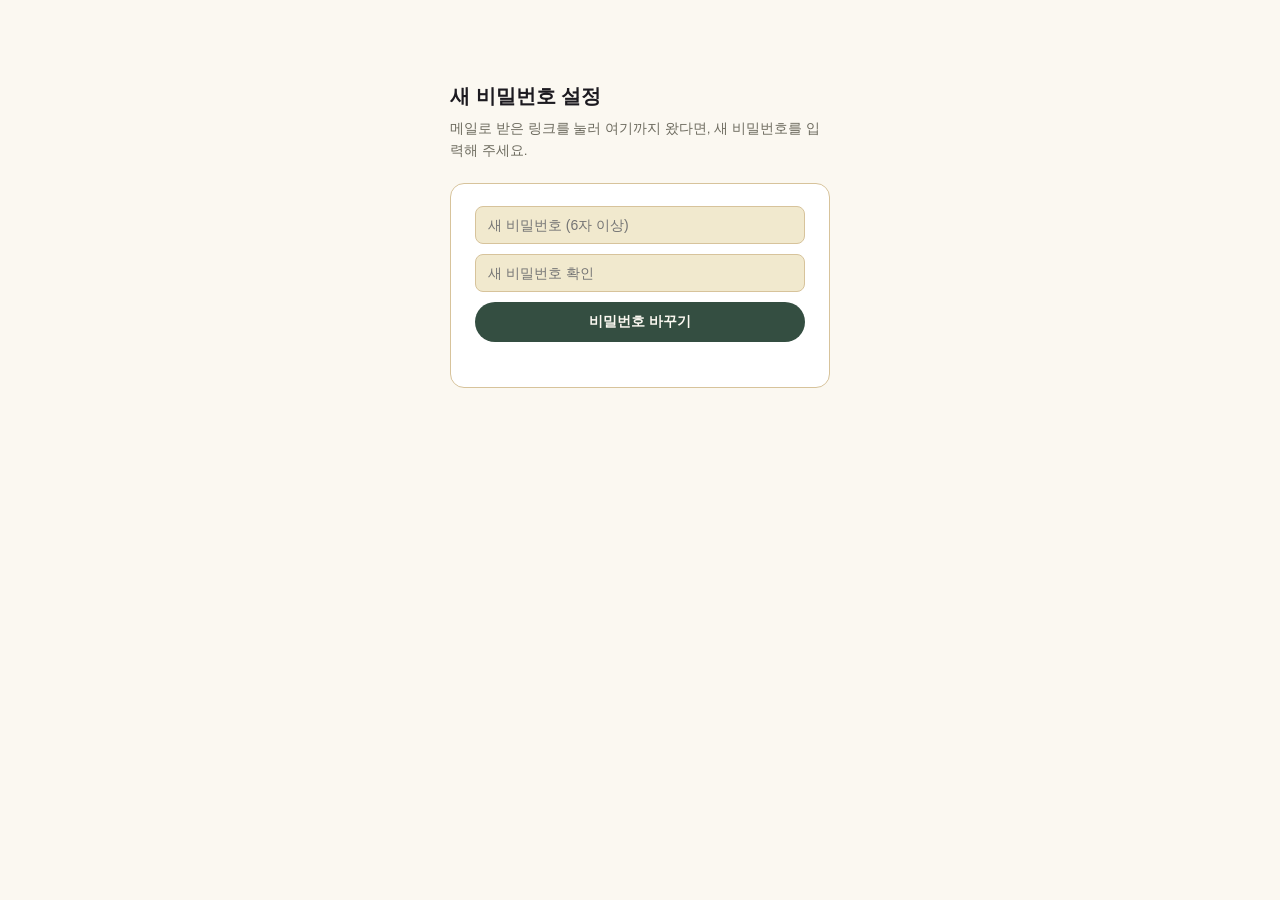
<file: frontend/reset-password.html>
<!DOCTYPE html>
<html lang="ko">
<head>
  <meta charset="UTF-8">
  <meta name="viewport" content="width=device-width, initial-scale=1">
  <title>LIFE,FIT 비밀번호 재설정</title>
  <link rel="icon" type="image/png" href="img/logo_B_day_circle.png">
  <link rel="icon" type="image/png" href="img/logo_B_night_circle.png" media="(prefers-color-scheme: dark)">

  <!-- 테마를 CSS 보다 먼저 정한다. index.html 과 같은 키를 읽어 낮/밤이 어긋나지 않게 한다 -->
  <script>
    (function () {
      const saved = localStorage.getItem("lifefit-theme");
      const prefersDark = window.matchMedia("(prefers-color-scheme: dark)").matches;
      document.documentElement.dataset.theme = saved || (prefersDark ? "dark" : "light");
    })();
  </script>

  <!-- signup.html 과 같은 일체형 페이지. 색 값도 그대로 옮겼다(style.css 를 통째로
       불러오면 지도·패널 레이아웃까지 따라온다) -->
  <style>
    :root {
      --bg: #FBF8F1; --surface: #FFFFFF; --surface-2: #F1E9CE; --line: #D7C39B;
      --text: #1C1A20; --text-muted: #6E6C60; --primary: #344E41; --danger: #C0563F;
      --accent-fill: #FFCC00; --accent-ink: #1C1A20;
    }
    [data-theme="dark"] {
      --bg: #2B2D2D; --surface: #5F6364; --surface-2: #414443; --line: #5F6364;
      --text: #B1B695; --text-muted: #7B7E7F; --primary: #869481; --danger: #E08A72;
    }
    * { box-sizing: border-box; margin: 0; padding: 0; }
    body {
      background: var(--bg); color: var(--text); font-size: 15px; line-height: 1.6;
      font-family: -apple-system, BlinkMacSystemFont, 'Malgun Gothic', sans-serif;
      padding: 80px 20px;
    }
    .wrap { max-width: 380px; margin: 0 auto; }
    h1 { font-size: 20px; font-weight: 700; margin-bottom: 6px; }
    .lead { color: var(--text-muted); font-size: 13.5px; margin-bottom: 22px; }
    .card {
      background: var(--surface); border: 1px solid var(--line);
      border-radius: 14px; padding: 22px 24px;
    }
    input {
      width: 100%; padding: 10px 12px; font-size: 14px; font-family: inherit;
      color: var(--text); background: var(--surface-2); border: 1px solid var(--line);
      border-radius: 8px; outline: none; margin-bottom: 10px;
    }
    input:focus { border-color: var(--primary); }
    button {
      width: 100%; padding: 11px; border: none; border-radius: 999px;
      background: var(--primary); color: var(--bg); font-size: 14px; font-weight: 700;
      cursor: pointer;
    }
    button:hover { background: var(--accent-fill); color: var(--accent-ink); }
    .msg { font-size: 13px; color: var(--danger); margin-top: 10px; min-height: 1em; }
  </style>
</head>
<body>
  <div class="wrap">
    <h1>새 비밀번호 설정</h1>
    <p class="lead">메일로 받은 링크를 눌러 여기까지 왔다면, 새 비밀번호를 입력해 주세요.</p>
    <div class="card">
      <form id="resetForm">
        <input id="pw1" type="password" placeholder="새 비밀번호 (6자 이상)" autocomplete="new-password" required>
        <input id="pw2" type="password" placeholder="새 비밀번호 확인" autocomplete="new-password" required>
        <button type="submit">비밀번호 바꾸기</button>
      </form>
      <p id="msg" class="msg"></p>
    </div>
  </div>

  <script type="module">
    import { supabase } from "./lib/supabaseClient.js";

    const msgEl = document.getElementById("msg");

    document.getElementById("resetForm").addEventListener("submit", async (e) => {
      e.preventDefault();
      const pw1 = document.getElementById("pw1").value;
      const pw2 = document.getElementById("pw2").value;
      msgEl.textContent = "";

      if (pw1 !== pw2) {
        msgEl.textContent = "비밀번호가 서로 달라요. 다시 입력해 주세요.";
        return;
      }

      // 복구 링크를 타고 들어오면 Supabase SDK 가 URL 의 토큰을 읽어 세션을 이미
      // 만들어 둔다(detectSessionInUrl 기본값) — 그 세션으로 비밀번호만 갱신한다.
      const { error } = await supabase.auth.updateUser({ password: pw1 });
      if (error) {
        msgEl.textContent = "비밀번호 변경에 실패했어요. 링크가 만료됐을 수 있어요.";
        return;
      }
      alert("비밀번호를 바꿨어요. 이제 새 비밀번호로 로그인해 주세요.");
      location.href = "/index.html";
    });
  </script>
</body>
</html>
</file>
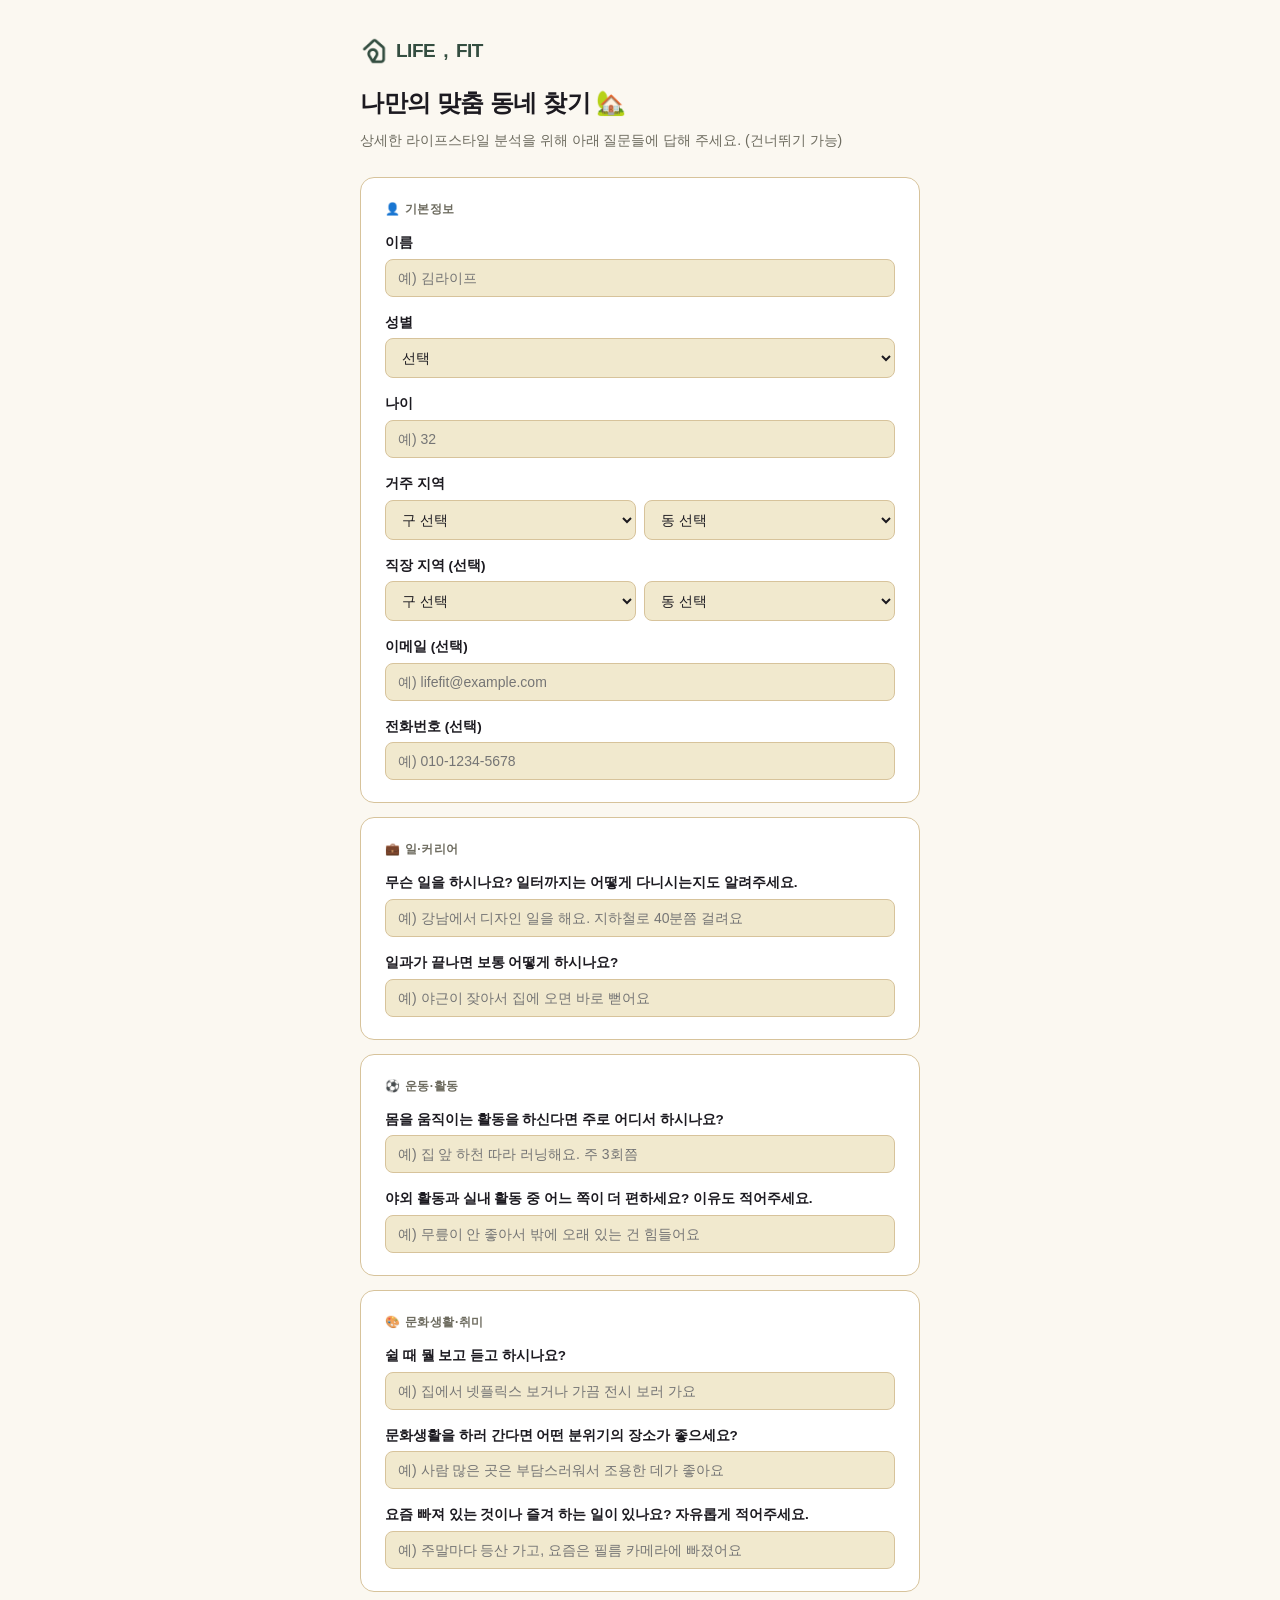
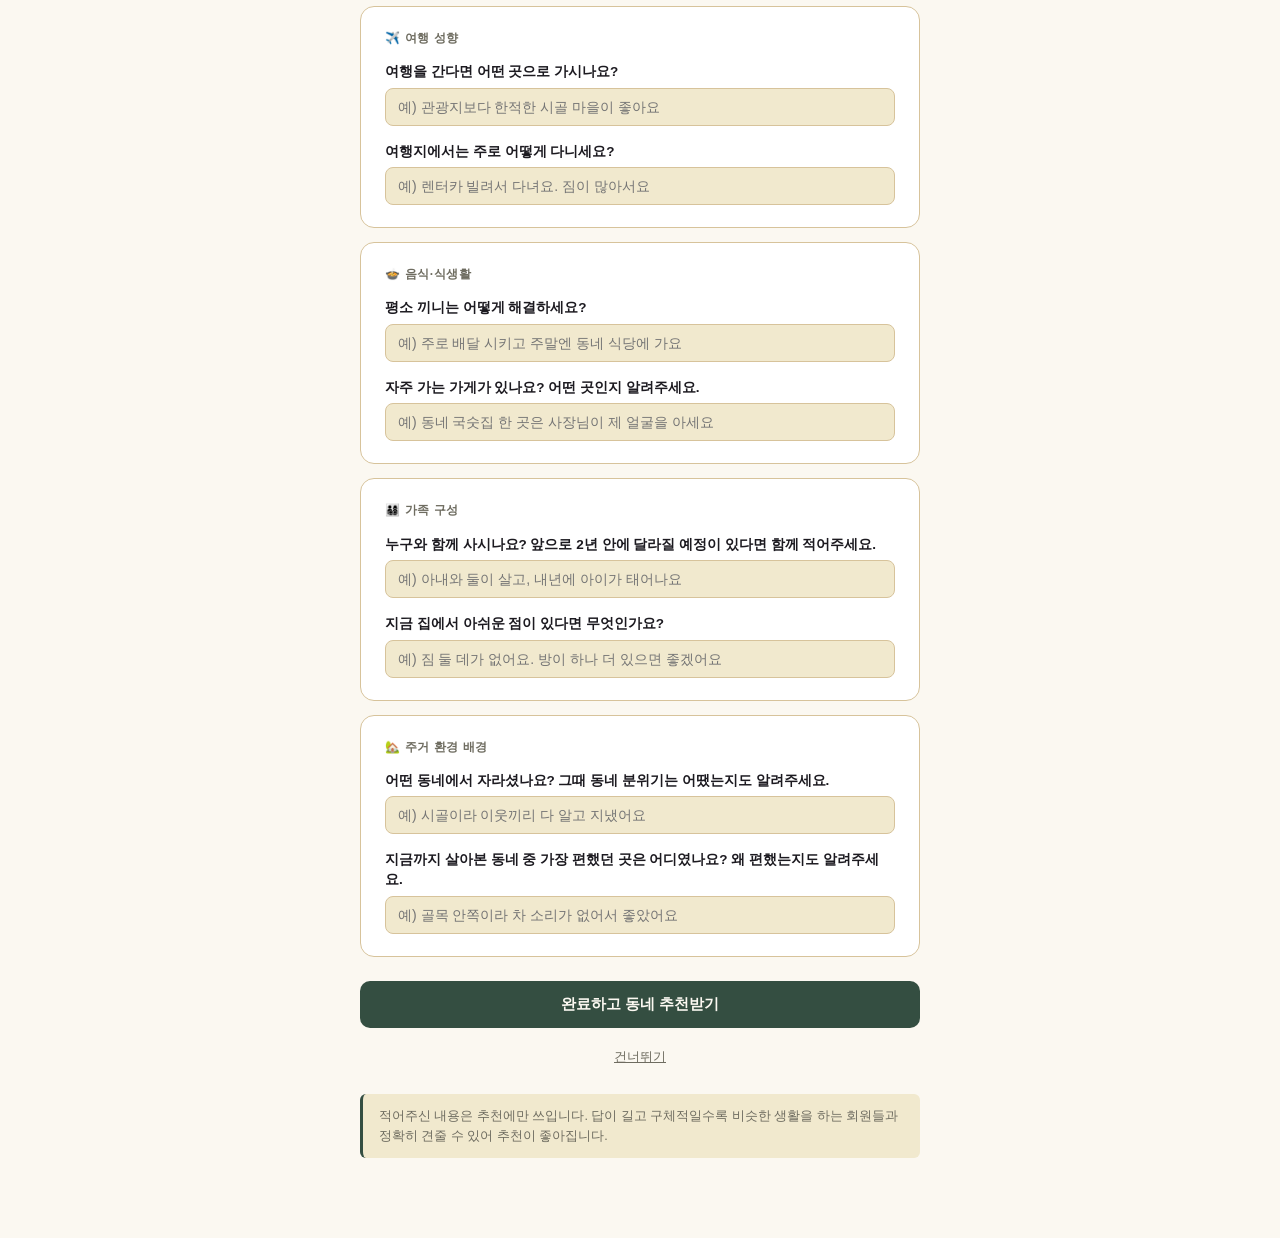
<file: frontend/signup.html>
<!DOCTYPE html>
<html lang="ko">
<head>
  <meta charset="UTF-8">
  <meta name="viewport" content="width=device-width, initial-scale=1">
  <title>LIFE,FIT 회원가입 — 라이프스타일 설문</title>
  <link rel="icon" type="image/png" href="img/logo_B_day_circle.png">
  <link rel="icon" type="image/png" href="img/logo_B_night_circle.png" media="(prefers-color-scheme: dark)">

  <!-- 테마를 CSS 보다 먼저 정한다. index.html 과 같은 키를 읽어
       두 화면의 낮/밤이 어긋나지 않게 한다 -->
  <script>
    (function () {
      const saved = localStorage.getItem("lifefit-theme");
      const prefersDark = window.matchMedia("(prefers-color-scheme: dark)").matches;
      document.documentElement.dataset.theme =
        saved || (prefersDark ? "dark" : "light");
    })();
  </script>

  <!--
    admin.html 과 같은 일체형 페이지다. 첫 화면(index.html)과 공유하는
    코드가 없어서 나누면 파일만 늘어난다. 서버에 답을 저장하게 되면
    그때 lib/api.js 를 쓰도록 <script type="module"> 로 바꾸면 된다.

    색은 style.css 의 :root 와 같은 값을 여기 다시 적었다.
    style.css 를 통째로 불러오면 지도·패널 레이아웃까지 따라온다
  -->
  <style>
    :root {
      --bg:          #FBF8F1;
      --surface:     #FFFFFF;
      --surface-2:   #F1E9CE;
      --line:        #D7C39B;
      --text:        #1C1A20;
      --text-muted:  #6E6C60;
      --primary:     #344E41;
      --accent:      #344E41;
      --danger:      #C0563F;
      /* 버튼 hover 노랑 — 낮·밤이 같아 밤에서 다시 정의하지 않는다 */
      --accent-fill: #FFCC00;
      --accent-ink:  #1C1A20;
      --logo-mark:   url("img/logo_A_day_344E41.png");
    }

    [data-theme="dark"] {
      --bg:          #2B2D2D;
      --surface:     #5F6364;
      --surface-2:   #414443;
      --line:        #5F6364;
      --text:        #B1B695;
      --text-muted:  #7B7E7F;
      --primary:     #869481;
      --accent:      #FFCC00;
      --danger:      #E08A72;
      --logo-mark:   url("img/logo_A_night_B1B695.png");
    }

    * { box-sizing: border-box; margin: 0; padding: 0; }

    body {
      background: var(--bg);
      color: var(--text);
      font-size: 15px;
      line-height: 1.6;
      font-family: -apple-system, BlinkMacSystemFont, 'Malgun Gothic', sans-serif;
      padding: 36px 20px 80px;
    }

    .wrap { max-width: 560px; margin: 0 auto; }

    .brand {
      font-size: 19px;
      font-weight: 700;
      color: var(--primary);
      letter-spacing: -0.5px;

      display: flex;
      align-items: center;
      gap: 8px;
    }
    .brand::before {
      content: "";
      flex: none;
      width: 28px;
      height: 28px;
      background: var(--logo-mark) center / contain no-repeat;
    }
    .brand i { color: var(--accent); font-style: normal; }

    h1 { font-size: 24px; font-weight: 700; margin: 18px 0 6px; letter-spacing: -0.5px; }
    .lead { color: var(--text-muted); font-size: 14px; margin-bottom: 26px; }

    .card {
      background: var(--surface);
      border: 1px solid var(--line);
      border-radius: 14px;
      padding: 22px 24px;
      margin-bottom: 14px;
    }

    .sec {
      font-size: 12px;
      font-weight: 600;
      color: var(--text-muted);
      letter-spacing: 0.05em;
      margin-bottom: 14px;
    }
    /* 밤 화면에서는 회색 카드 위 회색 글씨라 소제목이 묻힌다.
       포인트 색(노랑)으로 띄운다 */
    [data-theme="dark"] .sec { color: var(--accent); }

    .sq-item { margin-bottom: 16px; }
    .sq-item:last-child { margin-bottom: 0; }

    .sq-item label {
      display: block;
      font-size: 13.5px;
      font-weight: 600;
      margin-bottom: 6px;
      line-height: 1.45;
    }

    .sq-item input {
      width: 100%;
      padding: 10px 12px;
      font-size: 14px;
      font-family: inherit;
      color: var(--text);
      background: var(--surface-2);
      border: 1px solid var(--line);
      border-radius: 8px;
      outline: none;
      transition: border-color 0.2s, background 0.2s;
    }

    .sq-item input:focus {
      border-color: var(--accent);
      background: var(--surface);
    }

    .sq-item select {
      width: 100%;
      padding: 10px 12px;
      font-size: 14px;
      font-family: inherit;
      color: var(--text);
      background: var(--surface-2);
      border: 1px solid var(--line);
      border-radius: 8px;
      outline: none;
      transition: border-color 0.2s, background 0.2s;
    }
    .sq-item select:focus {
      border-color: var(--accent);
      background: var(--surface);
    }
    .sq-row { display: flex; gap: 8px; }
    .sq-row select { flex: 1; }

    /* 5글자를 못 채운 칸. 다시 쓰기 시작하면 JS 가 뗀다 */
    .sq-item input.error { border-color: var(--danger); }

    .actions { display: flex; flex-direction: column; gap: 10px; margin-top: 24px; }

    .btn-submit {
      padding: 14px;
      font-family: inherit;
      font-size: 15px;
      font-weight: 700;
      color: var(--bg);
      background: var(--primary);
      border: none;
      border-radius: 10px;
      cursor: pointer;
      transition: background 0.2s;
    }
    .btn-submit:hover { background: var(--accent-fill); color: var(--accent-ink); }
    .btn-submit:disabled,
    .confirm-actions button:disabled { opacity: 0.55; cursor: not-allowed; }

    .btn-skip {
      padding: 10px;
      font-family: inherit;
      font-size: 13px;
      color: var(--text-muted);
      background: none;
      border: none;
      text-decoration: underline;
      cursor: pointer;
    }

    .note {
      margin-top: 18px;
      padding: 12px 16px;
      font-size: 12.5px;
      color: var(--text-muted);
      background: var(--surface-2);
      border-left: 3px solid var(--accent);
      border-radius: 6px;
    }

    /* ### 건너뛰기 재확인 ### */
    .overlay {
      position: fixed;
      inset: 0;
      z-index: 9500;
      background: rgba(0, 0, 0, 0.45);
      display: none;
      align-items: center;
      justify-content: center;
      padding: 20px;
    }
    .overlay.is-open { display: flex; }

    .confirm-card {
      width: 340px;
      max-width: 100%;
      padding: 24px;
      text-align: center;
      background: var(--surface);
      border-radius: 16px;
      box-shadow: 0 20px 50px rgba(0, 0, 0, 0.25);
    }

    .confirm-card p {
      margin-bottom: 22px;
      font-size: 14.5px;
      font-weight: 600;
      line-height: 1.5;
    }

    .confirm-actions { display: flex; gap: 12px; }

    .confirm-actions button {
      flex: 1;
      padding: 12px;
      font-family: inherit;
      font-size: 14px;
      font-weight: 700;
      border: none;
      border-radius: 8px;
      cursor: pointer;
    }
    .btn-yes { background: var(--primary); color: var(--bg); }
    .btn-no  { background: var(--surface-2); color: var(--text); }

    /* ### 폰 — 같은 카드를 다섯 단계로 나눠 한 번에 하나씩 ###
       웹은 지금처럼 전부 보인다. 단계를 고르는 일은 아래 스크립트의 STEPS 가 한다 */
    .step-head, .step-nav { display: none; }

    @media (max-width: 768px) {
      body { padding: 24px 16px 40px; }
      h1 { font-size: 22px; }
      .lead { margin-bottom: 16px; }
      .card { padding: 18px 16px; }
      /* 16px 보다 작으면 아이폰이 입력할 때 화면을 확대한다 */
      .sq-item input, .sq-item select { min-height: 44px; font-size: 16px; }

      .step-head { display: block; margin-bottom: 14px; }
      .step-bar { display: grid; grid-template-columns: repeat(5, 1fr); gap: 4px; }
      .step-bar i { height: 5px; border-radius: 3px; background: var(--line); }
      .step-bar i.on { background: var(--primary); }
      .step-name { margin-top: 8px; font-size: 13px; font-weight: 700; color: var(--text-muted); }

      #surveyForm .card { display: none; }
      #surveyForm .card.is-step { display: block; }

      .step-nav { display: flex; gap: 8px; margin-top: 18px; }
      .step-nav button {
        min-height: 48px; font-family: inherit; font-size: 15px; font-weight: 700;
        border: none; border-radius: 10px; cursor: pointer;
      }
      #stepPrev { flex: 0 0 96px; background: var(--surface-2); color: var(--text); }
      #stepPrev:disabled { opacity: 0.45; cursor: default; }
      #stepNext { flex: 1; background: var(--primary); color: var(--bg); }
      #surveyForm.last-step #stepNext { display: none; }
      #surveyForm.last-step #stepPrev { flex: 1; }
      #surveyForm:not(.last-step) .btn-submit { display: none; }
      .actions { margin-top: 10px; }
    }
  </style>
</head>
<body>

<div class="wrap">

  <div class="brand">LIFE<i>,</i>FIT</div>
  <h1>나만의 맞춤 동네 찾기 🏡</h1>
  <p class="lead">상세한 라이프스타일 분석을 위해 아래 질문들에 답해 주세요. (건너뛰기 가능)</p>

  <!-- 폰에서만 보인다 — 지금 몇 번째 단계인지 -->
  <div class="step-head" aria-live="polite">
    <div class="step-bar" id="stepBar"><i></i><i></i><i></i><i></i><i></i></div>
    <p class="step-name" id="stepName"></p>
  </div>

  <form id="surveyForm">

    <div class="card" id="basicInfoCard">
      <div class="sec">👤 기본정보</div>
      <div class="sq-item">
        <label for="basicName">이름</label>
        <input id="basicName" type="text" placeholder="예) 김라이프" required>
      </div>
      <div class="sq-item">
        <label for="basicGender">성별</label>
        <select id="basicGender" required>
          <option value="">선택</option>
          <option value="F">여성</option>
          <option value="M">남성</option>
        </select>
      </div>
      <div class="sq-item">
        <label for="basicAge">나이</label>
        <input id="basicAge" type="number" min="0" max="120" placeholder="예) 32" required>
      </div>
      <div class="sq-item">
        <label>거주 지역</label>
        <div class="sq-row">
          <select id="basicCityGu" required><option value="">구 선택</option></select>
          <select id="basicCityDong" required><option value="">동 선택</option></select>
        </div>
      </div>
      <div class="sq-item">
        <label>직장 지역 (선택)</label>
        <div class="sq-row">
          <select id="basicWorkGu"><option value="">구 선택</option></select>
          <select id="basicWorkDong"><option value="">동 선택</option></select>
        </div>
      </div>
      <div class="sq-item">
        <label for="basicEmail">이메일 (선택)</label>
        <input id="basicEmail" type="email" placeholder="예) lifefit@example.com">
      </div>
      <div class="sq-item">
        <label for="basicPhone">전화번호 (선택)</label>
        <input id="basicPhone" type="tel" placeholder="예) 010-1234-5678">
      </div>
    </div>

    <div class="card">
      <div class="sec">💼 일·커리어</div>
      <div class="sq-item">
        <label for="p1">무슨 일을 하시나요? 일터까지는 어떻게 다니시는지도 알려주세요.</label>
        <input id="p1" name="p1" type="text" placeholder="예) 강남에서 디자인 일을 해요. 지하철로 40분쯤 걸려요">
      </div>
      <div class="sq-item">
        <label for="p2">일과가 끝나면 보통 어떻게 하시나요?</label>
        <input id="p2" name="p2" type="text" placeholder="예) 야근이 잦아서 집에 오면 바로 뻗어요">
      </div>
    </div>

    <div class="card">
      <div class="sec">⚽ 운동·활동</div>
      <div class="sq-item">
        <label for="s1">몸을 움직이는 활동을 하신다면 주로 어디서 하시나요?</label>
        <input id="s1" name="s1" type="text" placeholder="예) 집 앞 하천 따라 러닝해요. 주 3회쯤">
      </div>
      <div class="sq-item">
        <label for="s2">야외 활동과 실내 활동 중 어느 쪽이 더 편하세요? 이유도 적어주세요.</label>
        <input id="s2" name="s2" type="text" placeholder="예) 무릎이 안 좋아서 밖에 오래 있는 건 힘들어요">
      </div>
    </div>

    <div class="card">
      <div class="sec">🎨 문화생활·취미</div>
      <div class="sq-item">
        <label for="a1">쉴 때 뭘 보고 듣고 하시나요?</label>
        <input id="a1" name="a1" type="text" placeholder="예) 집에서 넷플릭스 보거나 가끔 전시 보러 가요">
      </div>
      <div class="sq-item">
        <label for="a2">문화생활을 하러 간다면 어떤 분위기의 장소가 좋으세요?</label>
        <input id="a2" name="a2" type="text" placeholder="예) 사람 많은 곳은 부담스러워서 조용한 데가 좋아요">
      </div>
      <div class="sq-item">
        <label for="h1">요즘 빠져 있는 것이나 즐겨 하는 일이 있나요? 자유롭게 적어주세요.</label>
        <input id="h1" name="h1" type="text" placeholder="예) 주말마다 등산 가고, 요즘은 필름 카메라에 빠졌어요">
      </div>
    </div>

    <div class="card">
      <div class="sec">✈️ 여행 성향</div>
      <div class="sq-item">
        <label for="t1">여행을 간다면 어떤 곳으로 가시나요?</label>
        <input id="t1" name="t1" type="text" placeholder="예) 관광지보다 한적한 시골 마을이 좋아요">
      </div>
      <div class="sq-item">
        <label for="t2">여행지에서는 주로 어떻게 다니세요?</label>
        <input id="t2" name="t2" type="text" placeholder="예) 렌터카 빌려서 다녀요. 짐이 많아서요">
      </div>
    </div>

    <div class="card">
      <div class="sec">🍲 음식·식생활</div>
      <div class="sq-item">
        <label for="c1">평소 끼니는 어떻게 해결하세요?</label>
        <input id="c1" name="c1" type="text" placeholder="예) 주로 배달 시키고 주말엔 동네 식당에 가요">
      </div>
      <div class="sq-item">
        <label for="c2">자주 가는 가게가 있나요? 어떤 곳인지 알려주세요.</label>
        <input id="c2" name="c2" type="text" placeholder="예) 동네 국숫집 한 곳은 사장님이 제 얼굴을 아세요">
      </div>
    </div>

    <div class="card">
      <div class="sec">👨‍👩‍👧‍👦 가족 구성</div>
      <div class="sq-item">
        <label for="f1">누구와 함께 사시나요? 앞으로 2년 안에 달라질 예정이 있다면 함께 적어주세요.</label>
        <input id="f1" name="f1" type="text" placeholder="예) 아내와 둘이 살고, 내년에 아이가 태어나요">
      </div>
      <div class="sq-item">
        <label for="f2">지금 집에서 아쉬운 점이 있다면 무엇인가요?</label>
        <input id="f2" name="f2" type="text" placeholder="예) 짐 둘 데가 없어요. 방이 하나 더 있으면 좋겠어요">
      </div>
    </div>

    <div class="card">
      <div class="sec">🏡 주거 환경 배경</div>
      <div class="sq-item">
        <label for="g1">어떤 동네에서 자라셨나요? 그때 동네 분위기는 어땠는지도 알려주세요.</label>
        <input id="g1" name="g1" type="text" placeholder="예) 시골이라 이웃끼리 다 알고 지냈어요">
      </div>
      <div class="sq-item">
        <label for="g2">지금까지 살아본 동네 중 가장 편했던 곳은 어디였나요? 왜 편했는지도 알려주세요.</label>
        <input id="g2" name="g2" type="text" placeholder="예) 골목 안쪽이라 차 소리가 없어서 좋았어요">
      </div>
    </div>

    <!-- 폰에서만 보인다 — 단계 넘기기. 마지막 단계에서는 "다음" 대신 아래 완료 버튼이 나온다 -->
    <div class="step-nav">
      <button type="button" id="stepPrev">이전</button>
      <button type="button" id="stepNext">다음</button>
    </div>

    <div class="actions">
      <button type="submit" class="btn-submit">완료하고 동네 추천받기</button>
      <button type="button" id="surveySkip" class="btn-skip">건너뛰기</button>
    </div>
  </form>

  <p class="note">
    적어주신 내용은 추천에만 쓰입니다. 답이 길고 구체적일수록
    비슷한 생활을 하는 회원들과 정확히 견줄 수 있어 추천이 좋아집니다.
  </p>

</div>

<!-- 건너뛰기 재확인 -->
<div id="skipConfirm" class="overlay">
  <div class="confirm-card">
    <p>라이프스타일 맞춤형 동네 추천이 어렵습니다.<br>넘어가시겠습니까?</p>
    <div class="confirm-actions">
      <button type="button" id="btnSkipNo" class="btn-no">아니요</button>
      <button type="button" id="btnSkipYes" class="btn-yes">예</button>
    </div>
  </div>
</div>


<script src="lib/counter.js"></script>
<script type="module">
import { signup, getGuDong } from "./lib/api.js";
import { isPhone } from "./lib/screen.js";

/* =========================================================
   설문 답변 → persona 칸

   칸 이름은 추천 엔진의 CHUNK_COLUMNS(Life-Embed-jh/app/core/config.py)와
   글자 하나까지 같아야 한다. 회원가입 정보를 DB 에 적재할 때
   이 객체를 그대로 넘기기 위해서다 — 여기서 이름을 바꾸면 그때 변환
   코드를 새로 써야 한다.

   비워 두는 칸이 둘 있다.
     persona                    — 이름·나이·성격을 아우르는 총괄 요약이라
                                  설문 답 하나로 대신할 수 없다
     career_goals_and_ambitions — 대응하는 문항이 없다
   빈 칸은 청크가 안 만들어질 뿐 나머지 칸으로 추천이 돌아간다
   ========================================================= */
const PERSONA_MAP = {
  professional_persona: ["p1", "p2"],
  sports_persona:       ["s1", "s2"],
  arts_persona:         ["a1", "a2", "h1"],
  travel_persona:       ["t1", "t2"],
  culinary_persona:     ["c1", "c2"],
  family_persona:       ["f1", "f2"],
  cultural_background:  ["g1", "g2"],
};

/* 설문 입력칸은 하나에 250자까지다. 서버가 답 둘~셋을 공백으로 이어 persona 한 칸으로 만드는데,
   셋을 다 채워도 752자라 한 칸의 한도(엔진 config.MAX_PERSONA_LENGTH = 800)를 안 넘는다 */
const ANSWER_LIMIT = 250;
if (typeof mountCounter === "function") {      // counter.js 를 못 불러왔으면 건너뛴다 — 여기서 멈추면 가입 자체가 안 된다
  for (const ids of Object.values(PERSONA_MAP)) {
    ids.forEach((id) => mountCounter(document.getElementById(id), ANSWER_LIMIT));
  }
}

const STORAGE_KEY = "lifefit-survey";
const MIN_CHARS = 5;

const form = document.getElementById("surveyForm");
const skipConfirm = document.getElementById("skipConfirm");


/* =========================================================
   회원가입 계정 정보 + 지역 드롭다운

   Supabase 인증 토큰은 menu.js 의 로그인/회원가입 처리(onAuthStateChange)가
   sessionStorage 에 담아 넘겨준다. 여기가 없으면 계정을 만들 수 없으므로
   처음부터 다시 시작하게 한다.
   ========================================================= */
const PENDING_KEY = "lifefit-pending-token";
const token = sessionStorage.getItem(PENDING_KEY);
if (!token) {
  alert("회원가입 정보가 없어요. 처음부터 다시 시작해 주세요.");
  location.href = "/index.html";
}

const cityGuSel = document.getElementById("basicCityGu");
const cityDongSel = document.getElementById("basicCityDong");
const workGuSel = document.getElementById("basicWorkGu");
const workDongSel = document.getElementById("basicWorkDong");

function fillDongOptions(dongSel, dongs) {
  dongSel.innerHTML = '<option value="">동 선택</option>'
    + dongs.map((d) => `<option value="${d}">${d}</option>`).join("");
}

getGuDong().then((gudong) => {
  const guOptionsHtml = Object.keys(gudong)
    .map((gu) => `<option value="${gu}">${gu}</option>`).join("");
  cityGuSel.insertAdjacentHTML("beforeend", guOptionsHtml);
  workGuSel.insertAdjacentHTML("beforeend", guOptionsHtml);

  cityGuSel.addEventListener("change", () => fillDongOptions(cityDongSel, gudong[cityGuSel.value] || []));
  workGuSel.addEventListener("change", () => fillDongOptions(workDongSel, gudong[workGuSel.value] || []));
}).catch(() => {});   // 실패해도 수동으로 진행할 정도는 아니라 조용히 둔다


/** 기본정보 필수 칸 중 비어 있는 첫 번째. 없으면 null */
function firstMissingBasicInfo() {
  const required = [
    document.getElementById("basicName"),
    document.getElementById("basicGender"),
    document.getElementById("basicAge"),
    cityGuSel, cityDongSel,
  ];
  return required.find((el) => !el.value) || null;
}

function collectBasicInfo() {
  return {
    name: document.getElementById("basicName").value.trim(),
    gender: document.getElementById("basicGender").value,
    age: Number(document.getElementById("basicAge").value),
    city: cityGuSel.value,
    cityDong: cityDongSel.value,
    workCity: workGuSel.value || null,
    workDong: workDongSel.value || null,
    email: document.getElementById("basicEmail").value.trim() || null,
    phone: document.getElementById("basicPhone").value.trim() || null,
  };
}

/** 설문 15문항 원본 답변. persona 칸 매핑은 서버(services/persona_type.py)가 한다 */
function collectAnswers() {
  const ids = ["p1", "p2", "s1", "s2", "a1", "a2", "h1", "t1", "t2", "c1", "c2", "f1", "f2", "g1", "g2"];
  const answers = {};
  for (const id of ids) {
    const value = (document.getElementById(id).value || "").trim();
    if (value) answers[id] = value;
  }
  return answers;
}

/** 실제 계정 생성. 성공하면 그 자리에서 로그인 상태가 된다(state.js 가 보는 lf-anon) */
async function completeSignup(answers) {
  const { customerId } = await signup(token, collectBasicInfo(), answers);
  localStorage.setItem("lf-anon", customerId);
  sessionStorage.removeItem(PENDING_KEY);
}

function handleSignupError(err) {
  sessionStorage.removeItem(PENDING_KEY);
  alert(err.status === 409
    ? "이미 가입된 계정이에요. 처음부터 다시 시도해 주세요."
    : "회원가입에 실패했어요. 잠시 후 다시 시도해 주세요.");
  location.href = "/index.html";
}


/** 특수문자를 뺀 실제 글자 수. "ㅋㅋㅋ..." 같은 입력을 걸러내려는 것 */
function meaningfulLength(value) {
  return value.replace(/[^가-힣a-zA-Z0-9]/g, "").length;
}


/** 최소 글자 수를 못 넘긴 칸에 빨간 테두리를 달고 그중 첫 칸을 돌려준다. 다 넘겼으면 null.
 *  "완료"와 폰의 "다음"이 같이 쓴다 */
function markShort(inputs) {
  let firstBad = null;
  inputs.forEach((input) => {
    const ok = meaningfulLength(input.value) >= MIN_CHARS;
    input.classList.toggle("error", !ok);
    if (!ok && !firstBad) firstBad = input;
  });
  return firstBad;
}


/** 답변을 persona 칸으로 묶는다.
 *
 *  질문 라벨은 붙이지 않는다. 붙이면 모든 회원이 똑같은 라벨 문장을
 *  갖게 되어 서로 비슷해 보이고, 비슷한 회원 찾기가 무의미해진다
 */
function toPersona() {
  const persona = {};

  for (const [column, ids] of Object.entries(PERSONA_MAP)) {
    const text = ids
      .map((id) => (document.getElementById(id).value || "").trim())
      .filter(Boolean)
      .join(" ");

    if (text) persona[column] = text;
  }

  return persona;
}


const submitBtn = form.querySelector(".btn-submit");

form.addEventListener("submit", async (e) => {
  e.preventDefault();

  // 폰의 중간 단계에서 Enter 를 누르면 "완료"가 아니라 "다음"으로 받는다
  if (isPhone() && !form.classList.contains("last-step")) { document.getElementById("stepNext").click(); return; }

  if (submitBtn.disabled) return;   // 응답 오는 동안 중복 클릭 방지

  const badBasic = firstMissingBasicInfo();
  if (badBasic) {
    alert("기본정보를 먼저 채워 주세요.");
    badBasic.focus();
    return;
  }

  // ① 모든 칸이 최소 글자 수를 넘겼는지 (기본정보 카드는 뺀다 — 저건 이미 위에서 봤다)
  const firstBad = markShort(form.querySelectorAll(".card:not(#basicInfoCard) .sq-item input"));

  if (firstBad) {
    alert(`정확한 분석을 위해 각 항목을 ${MIN_CHARS}글자 이상 적어주세요. (특수문자 제외)`);
    firstBad.focus();
    return;
  }

  // ② 검색 화면이 LLM 질의문을 만들 때 꺼내 쓸 수 있게 남겨 둔다(/api/predict 우회 경로).
  sessionStorage.setItem(STORAGE_KEY, JSON.stringify(toPersona()));

  submitBtn.disabled = true;
  const originalLabel = submitBtn.textContent;
  submitBtn.textContent = "가입 처리 중...";

  try {
    await completeSignup(collectAnswers());
    location.href = "/index.html";
  } catch (err) {
    submitBtn.disabled = false;
    submitBtn.textContent = originalLabel;
    handleSignupError(err);
  }
});


// 빨간 테두리는 다시 쓰기 시작하면 바로 뗀다
form.addEventListener("input", (e) => {
  if (e.target.matches(".sq-item input")) e.target.classList.remove("error");
});


// ### 건너뛰기 ###
document.getElementById("surveySkip").addEventListener("click", () => {
  skipConfirm.classList.add("is-open");
});

document.getElementById("btnSkipNo").addEventListener("click", () => {
  skipConfirm.classList.remove("is-open");
});

const btnSkipYes = document.getElementById("btnSkipYes");
const btnSkipNo = document.getElementById("btnSkipNo");

btnSkipYes.addEventListener("click", async () => {
  if (btnSkipYes.disabled) return;   // 응답 오는 동안 중복 클릭 방지

  const badBasic = firstMissingBasicInfo();
  if (badBasic) {
    skipConfirm.classList.remove("is-open");
    alert("건너뛰더라도 계정을 만들려면 기본정보는 입력해야 해요.");
    badBasic.focus();
    return;
  }

  sessionStorage.removeItem(STORAGE_KEY);   // 이전에 쓰다 만 답이 남아 있을 수 있다

  btnSkipYes.disabled = true;
  btnSkipNo.disabled = true;
  const originalLabel = btnSkipYes.textContent;
  btnSkipYes.textContent = "처리 중...";

  try {
    await completeSignup({});   // 설문은 건너뛰므로 persona 없이 기본정보만으로 가입
    location.href = "/index.html";
  } catch (err) {
    btnSkipYes.disabled = false;
    btnSkipNo.disabled = false;
    btnSkipYes.textContent = originalLabel;
    handleSignupError(err);
  }
});

// 바깥을 눌러도 닫힌다 — 가입 요청이 도는 동안은 실수로 닫히지 않게 막는다
skipConfirm.addEventListener("click", (e) => {
  if (e.target === skipConfirm && !btnSkipYes.disabled) skipConfirm.classList.remove("is-open");
});


/* =========================================================
   폰 — 단계 나누기
   카드 여덟 장을 다섯 단계로 묶어 한 번에 한 단계만 보여 준다.
   모양(숨기기)은 768px 이하에서만 CSS 가 바꾼다 — 웹에서는 is-step 이 붙어도 모든 카드가 그대로 보인다
   cards 의 숫자는 위에서부터 카드 순서(0 = 기본정보). 카드를 더하거나 빼면 여기도 고친다
   ========================================================= */
const STEPS = [
  { name: "기본 정보",     cards: [0] },
  { name: "일과 운동",     cards: [1, 2] },
  { name: "여가와 여행",   cards: [3, 4] },
  { name: "식생활과 가족", cards: [5, 6] },
  { name: "자라 온 동네",  cards: [7] },
];
const cards = Array.from(form.querySelectorAll(".card"));
let step = 0;

function showStep(n) {
  step = Math.max(0, Math.min(STEPS.length - 1, n));
  cards.forEach((c, i) => c.classList.toggle("is-step", STEPS[step].cards.includes(i)));
  document.querySelectorAll("#stepBar i").forEach((b, i) => b.classList.toggle("on", i <= step));
  document.getElementById("stepName").textContent = `${step + 1}/${STEPS.length} · ${STEPS[step].name}`;
  document.getElementById("stepPrev").disabled = step === 0;
  form.classList.toggle("last-step", step === STEPS.length - 1);
}

/** 지금 단계의 칸이 다 찼는지. 마지막에 한꺼번에 막히지 않게 단계마다 본다(규칙은 "완료"와 같다) */
function stepIsFilled() {
  if (step === 0) {
    const bad = firstMissingBasicInfo();
    if (bad) { alert("기본정보를 먼저 채워 주세요."); bad.focus(); return false; }
    return true;
  }
  const inputs = STEPS[step].cards.flatMap((i) => Array.from(cards[i].querySelectorAll(".sq-item input")));
  const bad = markShort(inputs);
  if (bad) {
    alert(`정확한 분석을 위해 각 항목을 ${MIN_CHARS}글자 이상 적어주세요. (특수문자 제외)`);
    bad.focus();
    return false;
  }
  return true;
}

document.getElementById("stepNext").addEventListener("click", () => {
  if (!stepIsFilled()) return;
  showStep(step + 1);
  window.scrollTo({ top: 0 });
});
document.getElementById("stepPrev").addEventListener("click", () => {
  showStep(step - 1);
  window.scrollTo({ top: 0 });
});
showStep(0);
</script>

</body>
</html>
</file>
